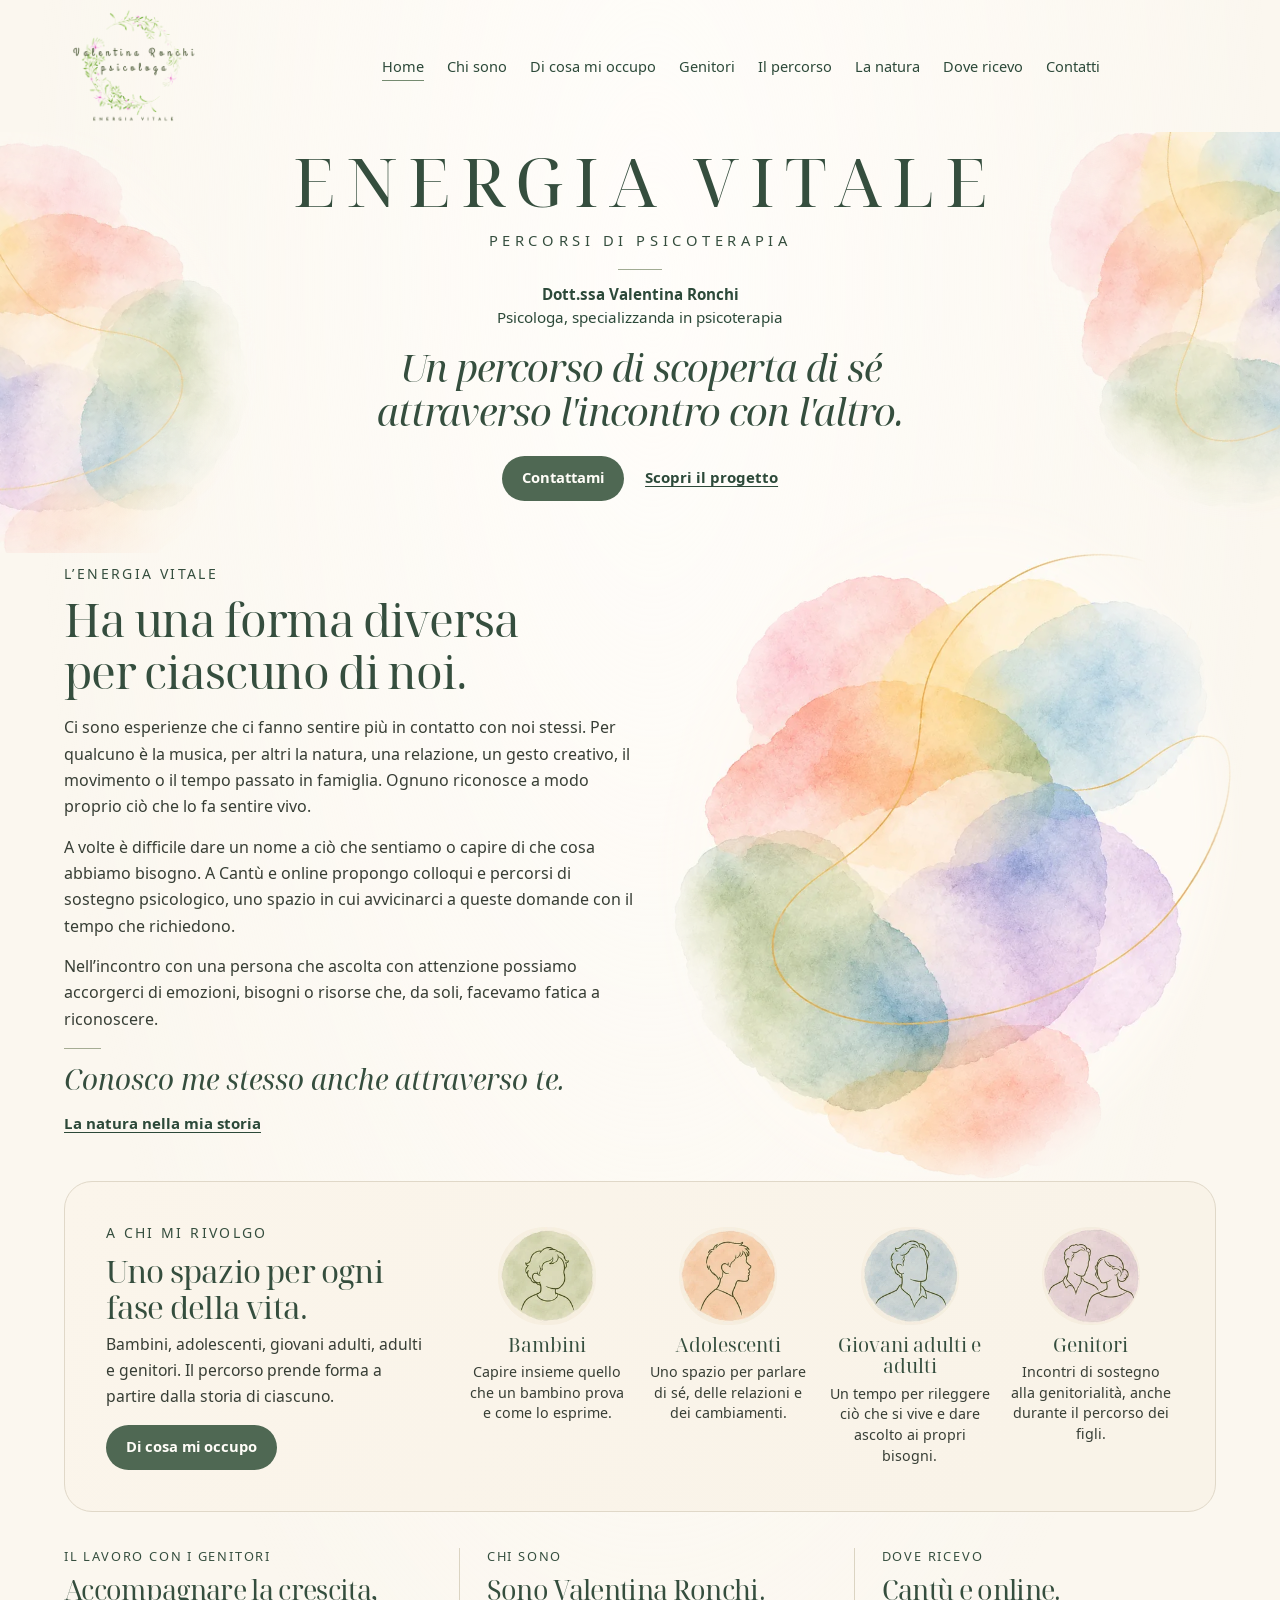
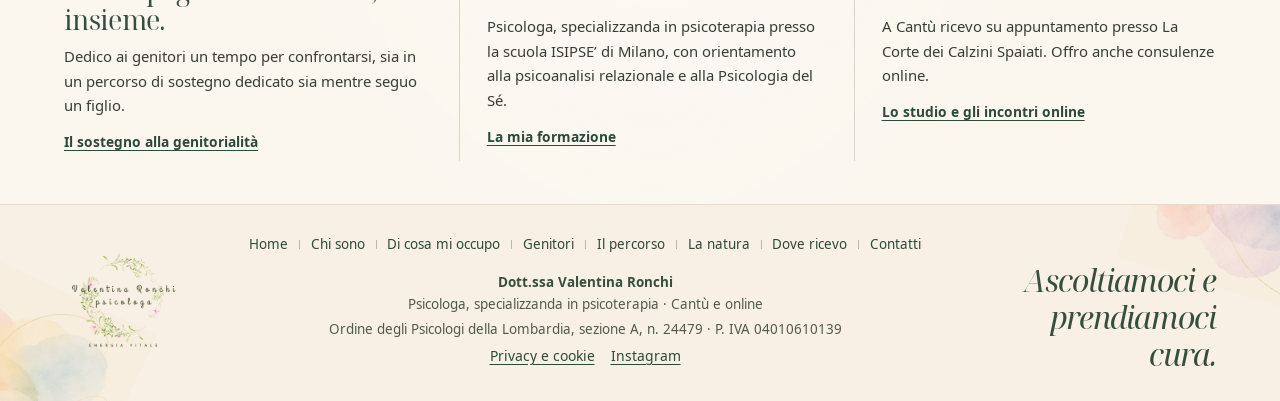
<file: index.html>
<!doctype html>
<html lang="it">
<head>
  <meta charset="utf-8">
  <meta name="viewport" content="width=device-width, initial-scale=1">
  <meta name="description" content="Energia Vitale è il progetto della Dott.ssa Valentina Ronchi, psicologa, specializzanda in psicoterapia. Percorsi psicologici a Cantù e online.">
  <meta name="theme-color" content="#fbf7ef">
  <meta name="referrer" content="no-referrer">
  
  <link rel="canonical" href="https://energiavitalevalentinaronchi.github.io/">
  <meta property="og:url" content="https://energiavitalevalentinaronchi.github.io/">
  <meta property="og:locale" content="it_IT">
  <meta property="og:title" content="Energia Vitale | Valentina Ronchi, psicologa a Cantù">
  <meta property="og:description" content="Energia Vitale è il progetto della Dott.ssa Valentina Ronchi, psicologa, specializzanda in psicoterapia. Percorsi psicologici a Cantù e online.">
  <meta property="og:type" content="website">
  <title>Energia Vitale | Valentina Ronchi, psicologa a Cantù</title>
  <link rel="icon" href="assets/icona.webp" type="image/webp">
  <link rel="stylesheet" href="assets/stile.css">
  <script src="assets/sito.js" defer></script>
</head>
<body class="theme-home">
  
<a class="skip-link" href="#contenuto">Vai al contenuto</a>
<header class="site-header">
  <div class="wrap header-inner">
    <a class="brand" href="index.html"><img src="assets/logo.webp" width="588" height="525" alt="Valentina Ronchi, psicologa – Energia Vitale"></a>
    <button type="button" class="menu-toggle" aria-expanded="false" aria-controls="menu-principale" hidden>
      <span class="menu-glyph" aria-hidden="true"><i></i><i></i></span><span>Menu</span>
    </button>
    <nav class="primary-nav" aria-label="Menu principale" id="menu-principale">
      <ul>
          <li><a href="index.html" aria-current="page">Home</a></li>
          <li><a href="chi-sono.html">Chi sono</a></li>
          <li><a href="di-cosa-mi-occupo.html">Di cosa mi occupo</a></li>
          <li><a href="genitori.html">Genitori</a></li>
          <li><a href="il-percorso.html">Il percorso</a></li>
          <li><a href="natura.html">La natura</a></li>
          <li><a href="dove-ricevo.html">Dove ricevo</a></li>
          <li><a href="contatti.html">Contatti</a></li>
      </ul>
    </nav>
  </div>
</header>
  <main id="contenuto" tabindex="-1">
    
<section class="home-hero" aria-labelledby="titolo-home">
  <div class="wrap hero-copy">
    <h1 id="titolo-home">Energia Vitale</h1>
    <p class="hero-label">Percorsi di psicoterapia</p>
    <div class="hero-identity">
      <p><strong>Dott.ssa Valentina Ronchi</strong></p>
      <p>Psicologa, specializzanda in psicoterapia</p>
    </div>
    <p class="hero-line">Un percorso di scoperta di sé<br class="hero-break"> attraverso l'incontro con l'altro.</p>
    <div class="hero-actions">
      <a class="button" href="contatti.html">Contattami</a>
      <a class="text-link" href="#energia-vitale">Scopri il progetto</a>
    </div>
  </div>
</section>

<section class="wrap philosophy" id="energia-vitale" aria-labelledby="titolo-filosofia">
  <div class="philosophy-copy">
    <p class="eyebrow">L’energia vitale</p>
    <h2 id="titolo-filosofia">Ha una forma diversa<br class="desktop-break"> per ciascuno di noi.</h2>
    <p>Ci sono esperienze che ci fanno sentire più in contatto con noi stessi. Per qualcuno è la musica, per altri la natura, una relazione, un gesto creativo, il movimento o il tempo passato in famiglia. Ognuno riconosce a modo proprio ciò che lo fa sentire vivo.</p>
    <p>A volte è difficile dare un nome a ciò che sentiamo o capire di che cosa abbiamo bisogno. A Cantù e online propongo colloqui e percorsi di sostegno psicologico, uno spazio in cui avvicinarci a queste domande con il tempo che richiedono.</p>
    <p>Nell’incontro con una persona che ascolta con attenzione possiamo accorgerci di emozioni, bisogni o risorse che, da soli, facevamo fatica a riconoscere.</p>
    <blockquote class="pullquote">Conosco me stesso anche attraverso te.</blockquote>
    <a class="text-link" href="natura.html">La natura nella mia storia</a>
  </div>
  <div class="philosophy-art" aria-hidden="true">
    <img src="assets/acquerello.webp" srcset="assets/acquerello-piccolo.webp 480w, assets/acquerello.webp 820w" sizes="(max-width: 760px) 88vw, 43vw" width="820" height="1025" alt="">
  </div>
</section>

<section class="wrap services-wrap" aria-labelledby="titolo-persone">
  <div class="services-panel">
    <div class="service-intro">
      <p class="eyebrow">A chi mi rivolgo</p>
      <h2 id="titolo-persone">Uno spazio per ogni fase della vita.</h2>
      <p>Bambini, adolescenti, giovani adulti, adulti e genitori. Il percorso prende forma a partire dalla storia di ciascuno.</p>
      <a class="button" href="di-cosa-mi-occupo.html">Di cosa mi occupo</a>
    </div>
    <ul class="audience-list">
      <li><a class="audience-link" href="di-cosa-mi-occupo.html#bambini">
        <span class="spot spot--salvia"><img src="assets/bambini.webp" width="160" height="160" alt="" loading="lazy"></span>
        <h3>Bambini</h3><p>Capire insieme quello che un bambino prova e come lo esprime.</p>
      </a></li>
      <li><a class="audience-link" href="di-cosa-mi-occupo.html#adolescenti">
        <span class="spot spot--pesca"><img src="assets/adolescenti.webp" width="160" height="160" alt="" loading="lazy"></span>
        <h3>Adolescenti</h3><p>Uno spazio per parlare di sé, delle relazioni e dei cambiamenti.</p>
      </a></li>
      <li><a class="audience-link" href="di-cosa-mi-occupo.html#giovani-adulti">
        <span class="spot spot--azzurro"><img src="assets/giovani-adulti.webp" width="160" height="160" alt="" loading="lazy"></span>
        <h3>Giovani adulti e adulti</h3><p>Un tempo per rileggere ciò che si vive e dare ascolto ai propri bisogni.</p>
      </a></li>
      <li><a class="audience-link" href="genitori.html">
        <span class="spot spot--lilla"><img src="assets/genitori.webp" width="160" height="160" alt="" loading="lazy"></span>
        <h3>Genitori</h3><p>Incontri di sostegno alla genitorialità, anche durante il percorso dei figli.</p>
      </a></li>
    </ul>
  </div>
</section>

<section class="wrap home-details" aria-label="La professionista e lo studio">
  <article class="home-detail">
    <p class="eyebrow">Il lavoro con i genitori</p>
    <h2>Accompagnare la crescita, insieme.</h2>
    <p>Dedico ai genitori un tempo per confrontarsi, sia in un percorso di sostegno dedicato sia mentre seguo un figlio.</p>
    <a class="text-link" href="genitori.html">Il sostegno alla genitorialità</a>
  </article>
  <article class="home-detail">
    <p class="eyebrow">Chi sono</p>
    <h2>Sono Valentina Ronchi.</h2>
    <p>Psicologa, specializzanda in psicoterapia presso la scuola ISIPSE’ di Milano, con orientamento alla psicoanalisi relazionale e alla Psicologia del Sé.</p>
    <a class="text-link" href="chi-sono.html">La mia formazione</a>
  </article>
  <article class="home-detail">
    <p class="eyebrow">Dove ricevo</p>
    <h2>Cantù e online.</h2>
    <p>A Cantù ricevo su appuntamento presso La Corte dei Calzini Spaiati. Offro anche consulenze online.</p>
    <a class="text-link" href="dove-ricevo.html">Lo studio e gli incontri online</a>
  </article>
</section>

  </main>
  
<footer class="site-footer">
  <div class="wrap footer-inner">
    <a class="brand footer-brand" href="index.html"><img src="assets/logo.webp" width="588" height="525" alt="Valentina Ronchi, psicologa – Energia Vitale"></a>
    <div class="footer-center">
      <nav aria-label="Menu a piè di pagina"><ul>
          <li><a href="index.html" aria-current="page">Home</a></li>
          <li><a href="chi-sono.html">Chi sono</a></li>
          <li><a href="di-cosa-mi-occupo.html">Di cosa mi occupo</a></li>
          <li><a href="genitori.html">Genitori</a></li>
          <li><a href="il-percorso.html">Il percorso</a></li>
          <li><a href="natura.html">La natura</a></li>
          <li><a href="dove-ricevo.html">Dove ricevo</a></li>
          <li><a href="contatti.html">Contatti</a></li>
      </ul></nav>
      <div class="footer-identity">
        <p><strong>Dott.ssa Valentina Ronchi</strong><br>Psicologa, specializzanda in psicoterapia <span class="footer-location">· Cantù e online</span></p>
        <p class="footer-details">Ordine degli Psicologi della Lombardia, sezione A, n. 24479 · P. IVA 04010610139</p>
        <p class="footer-links">
          <a class="privacy-link" href="privacy.html">Privacy e cookie</a>
          <a href="https://www.instagram.com/valentinaronchi.psicologa/" target="_blank" rel="noopener noreferrer" aria-label="Instagram (nuova scheda)">Instagram</a>
        </p>
      </div>
    </div>
    <p class="footer-quote">Ascoltiamoci e prendiamoci cura.</p>
  </div>
</footer>
</body>
</html>
</file>
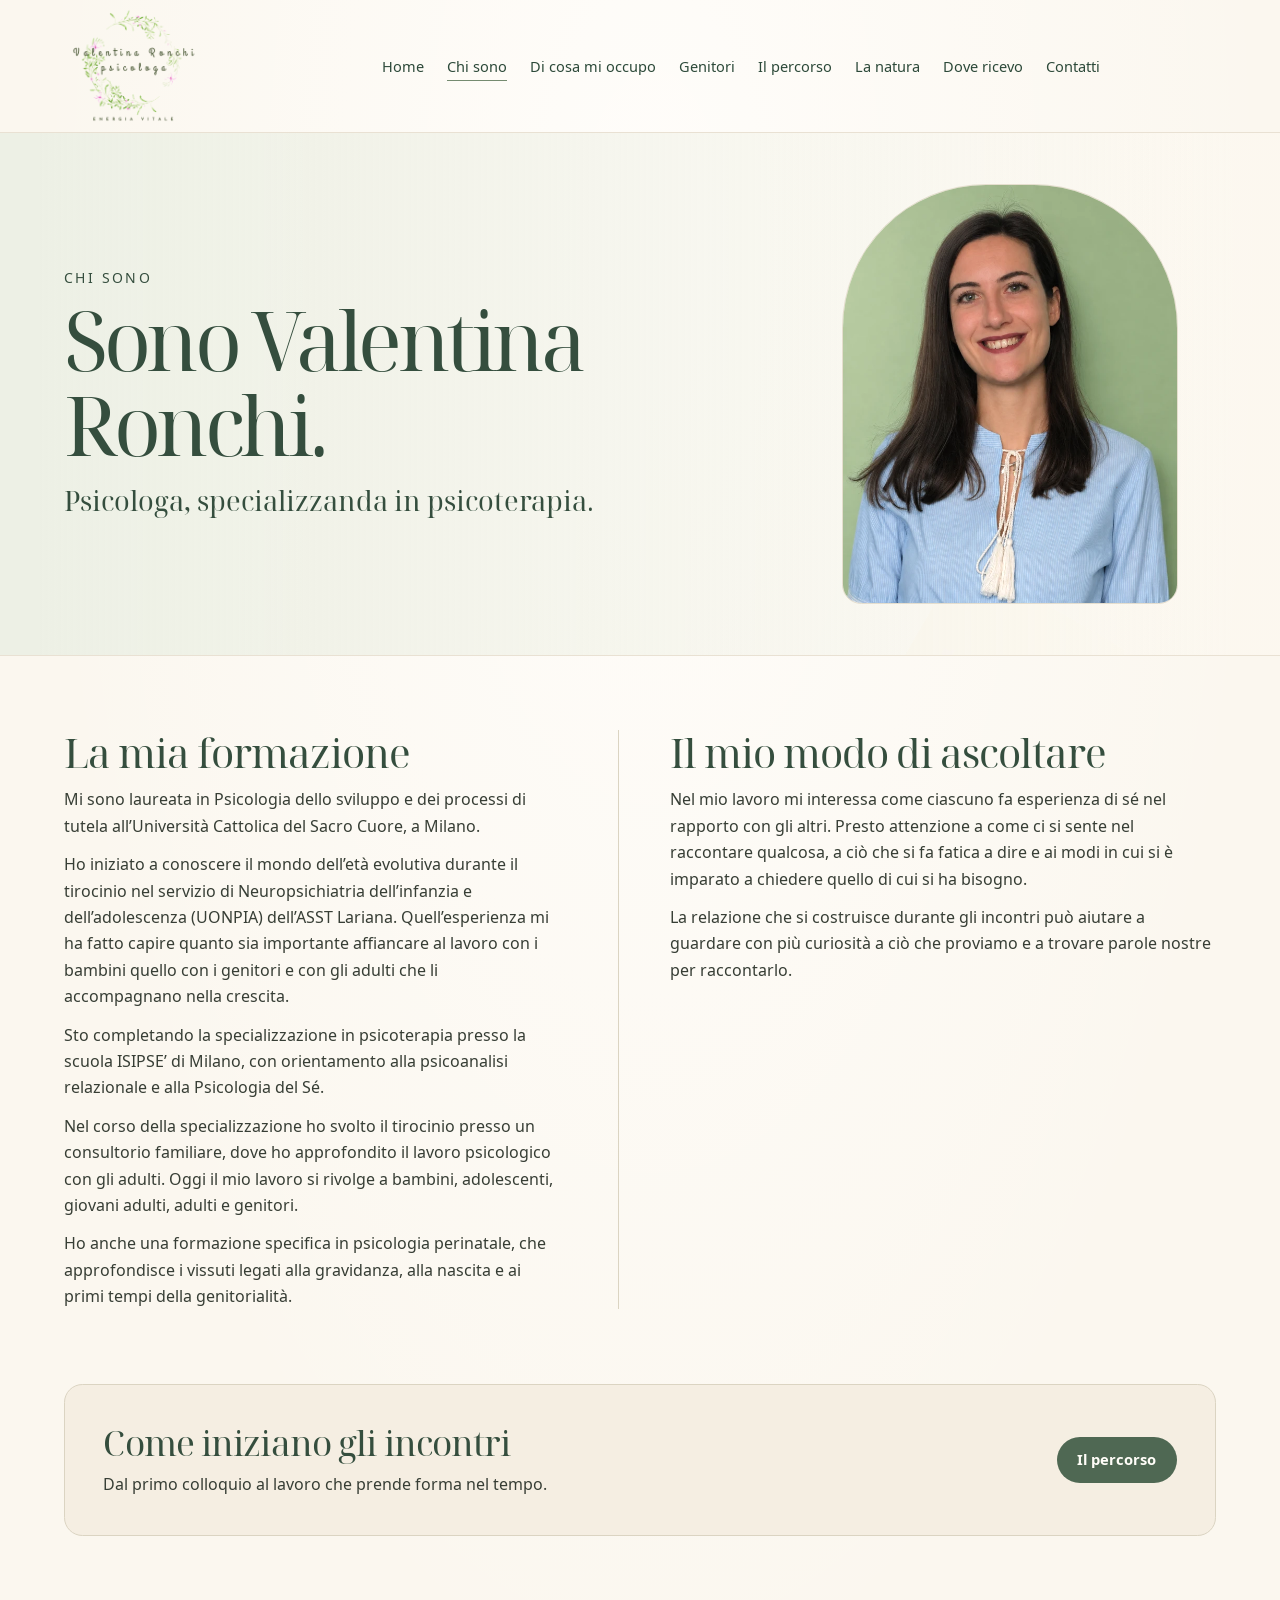
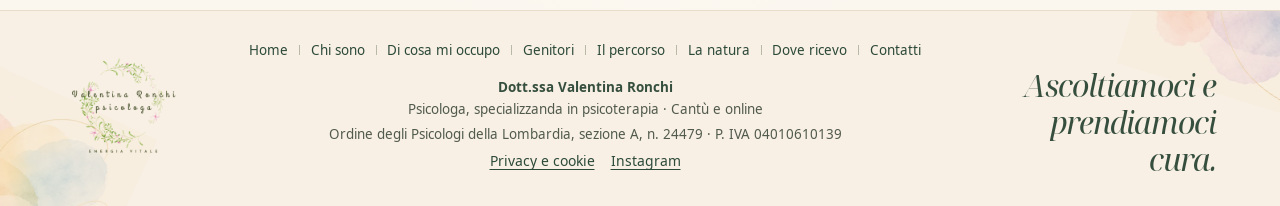
<file: chi-sono.html>
<!doctype html>
<html lang="it">
<head>
  <meta charset="utf-8">
  <meta name="viewport" content="width=device-width, initial-scale=1">
  <meta name="description" content="Valentina Ronchi, psicologa a Cantù, specializzanda in psicoterapia presso ISIPSE’ e con formazione specifica in psicologia perinatale.">
  <meta name="theme-color" content="#fbf7ef">
  <meta name="referrer" content="no-referrer">
  
  <link rel="canonical" href="https://energiavitalevalentinaronchi.github.io/chi-sono.html">
  <meta property="og:url" content="https://energiavitalevalentinaronchi.github.io/chi-sono.html">
  <meta property="og:locale" content="it_IT">
  <meta property="og:title" content="Chi sono | Energia Vitale">
  <meta property="og:description" content="Valentina Ronchi, psicologa a Cantù, specializzanda in psicoterapia presso ISIPSE’ e con formazione specifica in psicologia perinatale.">
  <meta property="og:type" content="website">
  <title>Chi sono | Energia Vitale</title>
  <link rel="icon" href="assets/icona.webp" type="image/webp">
  <link rel="stylesheet" href="assets/stile.css">
  <script src="assets/sito.js" defer></script>
</head>
<body class="theme-sage">
  
<a class="skip-link" href="#contenuto">Vai al contenuto</a>
<header class="site-header">
  <div class="wrap header-inner">
    <a class="brand" href="index.html"><img src="assets/logo.webp" width="588" height="525" alt="Valentina Ronchi, psicologa – Energia Vitale"></a>
    <button type="button" class="menu-toggle" aria-expanded="false" aria-controls="menu-principale" hidden>
      <span class="menu-glyph" aria-hidden="true"><i></i><i></i></span><span>Menu</span>
    </button>
    <nav class="primary-nav" aria-label="Menu principale" id="menu-principale">
      <ul>
          <li><a href="index.html">Home</a></li>
          <li><a href="chi-sono.html" aria-current="page">Chi sono</a></li>
          <li><a href="di-cosa-mi-occupo.html">Di cosa mi occupo</a></li>
          <li><a href="genitori.html">Genitori</a></li>
          <li><a href="il-percorso.html">Il percorso</a></li>
          <li><a href="natura.html">La natura</a></li>
          <li><a href="dove-ricevo.html">Dove ricevo</a></li>
          <li><a href="contatti.html">Contatti</a></li>
      </ul>
    </nav>
  </div>
</header>
  <main id="contenuto" tabindex="-1">
    
<section class="inner-hero about-hero" aria-labelledby="titolo-pagina">
  <div class="wrap about-intro">
    <div class="inner-hero-content">
      <p class="eyebrow">Chi sono</p>
      <h1 id="titolo-pagina">Sono Valentina Ronchi.</h1>
      <p class="inner-intro">Psicologa, specializzanda in psicoterapia.</p>
    </div>
    <img class="portrait" src="assets/valentina-ronchi.webp" width="640" height="800" alt="Ritratto di Valentina Ronchi">
  </div>
</section>
<section class="wrap content-block about-details" aria-label="Formazione e approccio">
  <article>
    <h2>La mia formazione</h2>
    <p>Mi sono laureata in Psicologia dello sviluppo e dei processi di tutela all’Università Cattolica del Sacro Cuore, a Milano.</p>
    <p>Ho iniziato a conoscere il mondo dell’età evolutiva durante il tirocinio nel servizio di Neuropsichiatria dell’infanzia e dell’adolescenza (UONPIA) dell’ASST Lariana. Quell’esperienza mi ha fatto capire quanto sia importante affiancare al lavoro con i bambini quello con i genitori e con gli adulti che li accompagnano nella crescita.</p>
    <p>Sto completando la specializzazione in psicoterapia presso la scuola ISIPSE’ di Milano, con orientamento alla psicoanalisi relazionale e alla Psicologia del Sé.</p>
    <p>Nel corso della specializzazione ho svolto il tirocinio presso un consultorio familiare, dove ho approfondito il lavoro psicologico con gli adulti. Oggi il mio lavoro si rivolge a bambini, adolescenti, giovani adulti, adulti e genitori.</p>
    <p>Ho anche una formazione specifica in psicologia perinatale, che approfondisce i vissuti legati alla gravidanza, alla nascita e ai primi tempi della genitorialità.</p>
  </article>
  <article>
    <h2>Il mio modo di ascoltare</h2>
    <p>Nel mio lavoro mi interessa come ciascuno fa esperienza di sé nel rapporto con gli altri. Presto attenzione a come ci si sente nel raccontare qualcosa, a ciò che si fa fatica a dire e ai modi in cui si è imparato a chiedere quello di cui si ha bisogno.</p>
    <p>La relazione che si costruisce durante gli incontri può aiutare a guardare con più curiosità a ciò che proviamo e a trovare parole nostre per raccontarlo.</p>
  </article>
</section>

<section class="wrap action-wrap">
  <div class="action-band">
    <div><h2>Come iniziano gli incontri</h2><p>Dal primo colloquio al lavoro che prende forma nel tempo.</p></div>
    <a class="button" href="il-percorso.html">Il percorso</a>
  </div>
</section>
  </main>
  
<footer class="site-footer">
  <div class="wrap footer-inner">
    <a class="brand footer-brand" href="index.html"><img src="assets/logo.webp" width="588" height="525" alt="Valentina Ronchi, psicologa – Energia Vitale"></a>
    <div class="footer-center">
      <nav aria-label="Menu a piè di pagina"><ul>
          <li><a href="index.html">Home</a></li>
          <li><a href="chi-sono.html" aria-current="page">Chi sono</a></li>
          <li><a href="di-cosa-mi-occupo.html">Di cosa mi occupo</a></li>
          <li><a href="genitori.html">Genitori</a></li>
          <li><a href="il-percorso.html">Il percorso</a></li>
          <li><a href="natura.html">La natura</a></li>
          <li><a href="dove-ricevo.html">Dove ricevo</a></li>
          <li><a href="contatti.html">Contatti</a></li>
      </ul></nav>
      <div class="footer-identity">
        <p><strong>Dott.ssa Valentina Ronchi</strong><br>Psicologa, specializzanda in psicoterapia <span class="footer-location">· Cantù e online</span></p>
        <p class="footer-details">Ordine degli Psicologi della Lombardia, sezione A, n. 24479 · P. IVA 04010610139</p>
        <p class="footer-links">
          <a class="privacy-link" href="privacy.html">Privacy e cookie</a>
          <a href="https://www.instagram.com/valentinaronchi.psicologa/" target="_blank" rel="noopener noreferrer" aria-label="Instagram (nuova scheda)">Instagram</a>
        </p>
      </div>
    </div>
    <p class="footer-quote">Ascoltiamoci e prendiamoci cura.</p>
  </div>
</footer>
</body>
</html>
</file>
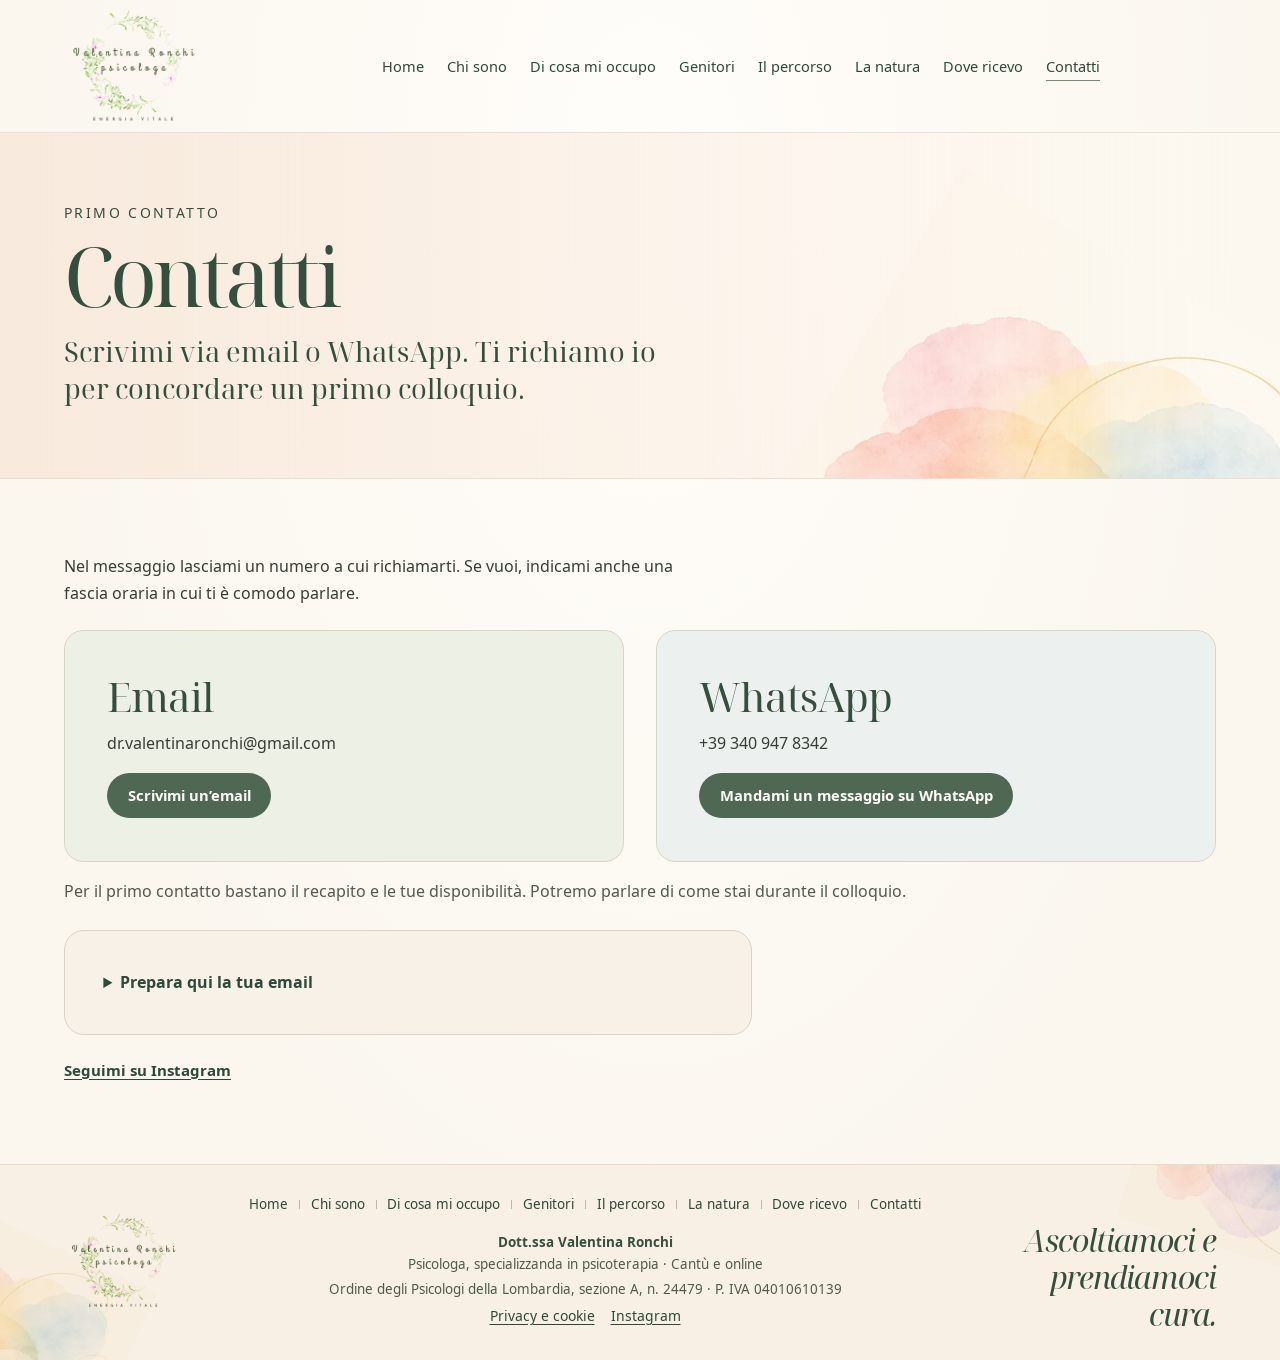
<file: contatti.html>
<!doctype html>
<html lang="it">
<head>
  <meta charset="utf-8">
  <meta name="viewport" content="width=device-width, initial-scale=1">
  <meta name="description" content="Scrivi via email o WhatsApp alla Dott.ssa Valentina Ronchi per ricevere una richiamata e concordare un primo colloquio a Cantù o online.">
  <meta name="theme-color" content="#fbf7ef">
  <meta name="referrer" content="no-referrer">
  
  <link rel="canonical" href="https://energiavitalevalentinaronchi.github.io/contatti.html">
  <meta property="og:url" content="https://energiavitalevalentinaronchi.github.io/contatti.html">
  <meta property="og:locale" content="it_IT">
  <meta property="og:title" content="Contatti | Energia Vitale">
  <meta property="og:description" content="Scrivi via email o WhatsApp alla Dott.ssa Valentina Ronchi per ricevere una richiamata e concordare un primo colloquio a Cantù o online.">
  <meta property="og:type" content="website">
  <title>Contatti | Energia Vitale</title>
  <link rel="icon" href="assets/icona.webp" type="image/webp">
  <link rel="stylesheet" href="assets/stile.css">
  <script src="assets/sito.js" defer></script>
</head>
<body class="theme-peach">
  
<a class="skip-link" href="#contenuto">Vai al contenuto</a>
<header class="site-header">
  <div class="wrap header-inner">
    <a class="brand" href="index.html"><img src="assets/logo.webp" width="588" height="525" alt="Valentina Ronchi, psicologa – Energia Vitale"></a>
    <button type="button" class="menu-toggle" aria-expanded="false" aria-controls="menu-principale" hidden>
      <span class="menu-glyph" aria-hidden="true"><i></i><i></i></span><span>Menu</span>
    </button>
    <nav class="primary-nav" aria-label="Menu principale" id="menu-principale">
      <ul>
          <li><a href="index.html">Home</a></li>
          <li><a href="chi-sono.html">Chi sono</a></li>
          <li><a href="di-cosa-mi-occupo.html">Di cosa mi occupo</a></li>
          <li><a href="genitori.html">Genitori</a></li>
          <li><a href="il-percorso.html">Il percorso</a></li>
          <li><a href="natura.html">La natura</a></li>
          <li><a href="dove-ricevo.html">Dove ricevo</a></li>
          <li><a href="contatti.html" aria-current="page">Contatti</a></li>
      </ul>
    </nav>
  </div>
</header>
  <main id="contenuto" tabindex="-1">
    
<section class="inner-hero" aria-labelledby="titolo-pagina">
  <div class="wrap inner-hero-content">
    <p class="eyebrow">Primo contatto</p>
    <h1 id="titolo-pagina">Contatti</h1>
    <p class="inner-intro">Scrivimi via email o WhatsApp. Ti richiamo io per concordare un primo colloquio.</p>
  </div>
</section>
<section class="wrap content-block" aria-label="Recapiti e Instagram">
  <p class="contact-instructions">Nel messaggio lasciami un numero a cui richiamarti. Se vuoi, indicami anche una fascia oraria in cui ti è comodo parlare.</p>
  <div class="info-grid">
    <article class="info-card info-card--sage contact-channel">
      <h2>Email</h2>
      <p>dr.valentinaronchi@gmail.com</p>
      <a class="button" href="mailto:dr.valentinaronchi@gmail.com?subject=Richiesta%20di%20richiamata%20-%20Energia%20Vitale">Scrivimi un’email</a>
    </article>
    <article class="info-card info-card--blue contact-channel">
      <h2>WhatsApp</h2>
      <p>+39 340 947 8342</p>
      <a class="button" href="https://wa.me/393409478342">Mandami un messaggio su WhatsApp</a>
    </article>
  </div>
  <p class="contact-channel-note">Per il primo contatto bastano il recapito e le tue disponibilità. Potremo parlare di come stai durante il colloquio.</p>
  <details class="contact-panel contact-composer" id="bozza-email" hidden>
    <summary>Prepara qui la tua email</summary>
    <form id="modulo-contatti" data-mailto="mailto:dr.valentinaronchi@gmail.com?subject=Richiesta%20di%20richiamata%20-%20Energia%20Vitale" aria-label="Bozza email per una richiamata">
      <p>I dati servono a comporre la bozza. L’invio avviene nella tua app di posta, quando lo confermi.</p>
      <div class="form-fields">
        <div>
          <label for="nome">Nome</label>
          <input id="nome" type="text" maxlength="100" autocomplete="name" required>
        </div>
        <div>
          <label for="email">Email</label>
          <input id="email" type="email" maxlength="254" autocomplete="email" required>
        </div>
        <div>
          <label for="recapito">Numero a cui richiamarti</label>
          <input id="recapito" type="tel" maxlength="35" autocomplete="tel" required>
        </div>
        <div>
          <label for="messaggio">Messaggio (facoltativo)</label>
          <p id="nota-messaggio" class="form-note">Puoi indicare gli orari in cui ti è più comodo ricevere la chiamata.</p>
          <textarea id="messaggio" rows="3" maxlength="800" aria-describedby="nota-messaggio"></textarea>
        </div>
      </div>
      <div class="consent-row">
        <input type="checkbox" id="consenso" aria-describedby="link-privacy" required>
        <div>
          <label for="consenso">Ho letto l’informativa e acconsento a includere i dati inseriti nella bozza email.</label>
          <a class="privacy-link" id="link-privacy" href="privacy.html" target="_blank" rel="noopener">Informativa privacy (nuova scheda)</a>
        </div>
      </div>
      <div class="contact-actions">
        <button class="button" type="submit">Prepara la bozza</button>
      </div>
      <p id="stato-modulo" class="form-status" role="status"></p>
      <div id="bozza-pronta" class="draft-panel" hidden>
        <p id="bozza-estesa" hidden>Per un messaggio lungo, copia il testo e incollalo nell’email.</p>
        <div class="contact-actions">
          <a class="button" id="apri-email" href="mailto:dr.valentinaronchi@gmail.com?subject=Richiesta%20di%20richiamata%20-%20Energia%20Vitale">Apri l’app email</a>
          <button class="button button--outline" type="button" id="copia-messaggio">Copia il testo</button>
        </div>
        <div id="bozza-fallback" hidden>
          <label for="testo-bozza">Testo da copiare</label>
          <textarea id="testo-bozza" rows="5" readonly></textarea>
        </div>
      </div>
    </form>
  </details>
  <p class="contact-profile"><a class="text-link" href="https://www.instagram.com/valentinaronchi.psicologa/" target="_blank" rel="noopener noreferrer" aria-label="Seguimi su Instagram (nuova scheda)">Seguimi su Instagram</a></p>
</section>
  </main>
  
<footer class="site-footer">
  <div class="wrap footer-inner">
    <a class="brand footer-brand" href="index.html"><img src="assets/logo.webp" width="588" height="525" alt="Valentina Ronchi, psicologa – Energia Vitale"></a>
    <div class="footer-center">
      <nav aria-label="Menu a piè di pagina"><ul>
          <li><a href="index.html">Home</a></li>
          <li><a href="chi-sono.html">Chi sono</a></li>
          <li><a href="di-cosa-mi-occupo.html">Di cosa mi occupo</a></li>
          <li><a href="genitori.html">Genitori</a></li>
          <li><a href="il-percorso.html">Il percorso</a></li>
          <li><a href="natura.html">La natura</a></li>
          <li><a href="dove-ricevo.html">Dove ricevo</a></li>
          <li><a href="contatti.html" aria-current="page">Contatti</a></li>
      </ul></nav>
      <div class="footer-identity">
        <p><strong>Dott.ssa Valentina Ronchi</strong><br>Psicologa, specializzanda in psicoterapia <span class="footer-location">· Cantù e online</span></p>
        <p class="footer-details">Ordine degli Psicologi della Lombardia, sezione A, n. 24479 · P. IVA 04010610139</p>
        <p class="footer-links">
          <a class="privacy-link" href="privacy.html">Privacy e cookie</a>
          <a href="https://www.instagram.com/valentinaronchi.psicologa/" target="_blank" rel="noopener noreferrer" aria-label="Instagram (nuova scheda)">Instagram</a>
        </p>
      </div>
    </div>
    <p class="footer-quote">Ascoltiamoci e prendiamoci cura.</p>
  </div>
</footer>
</body>
</html>
</file>
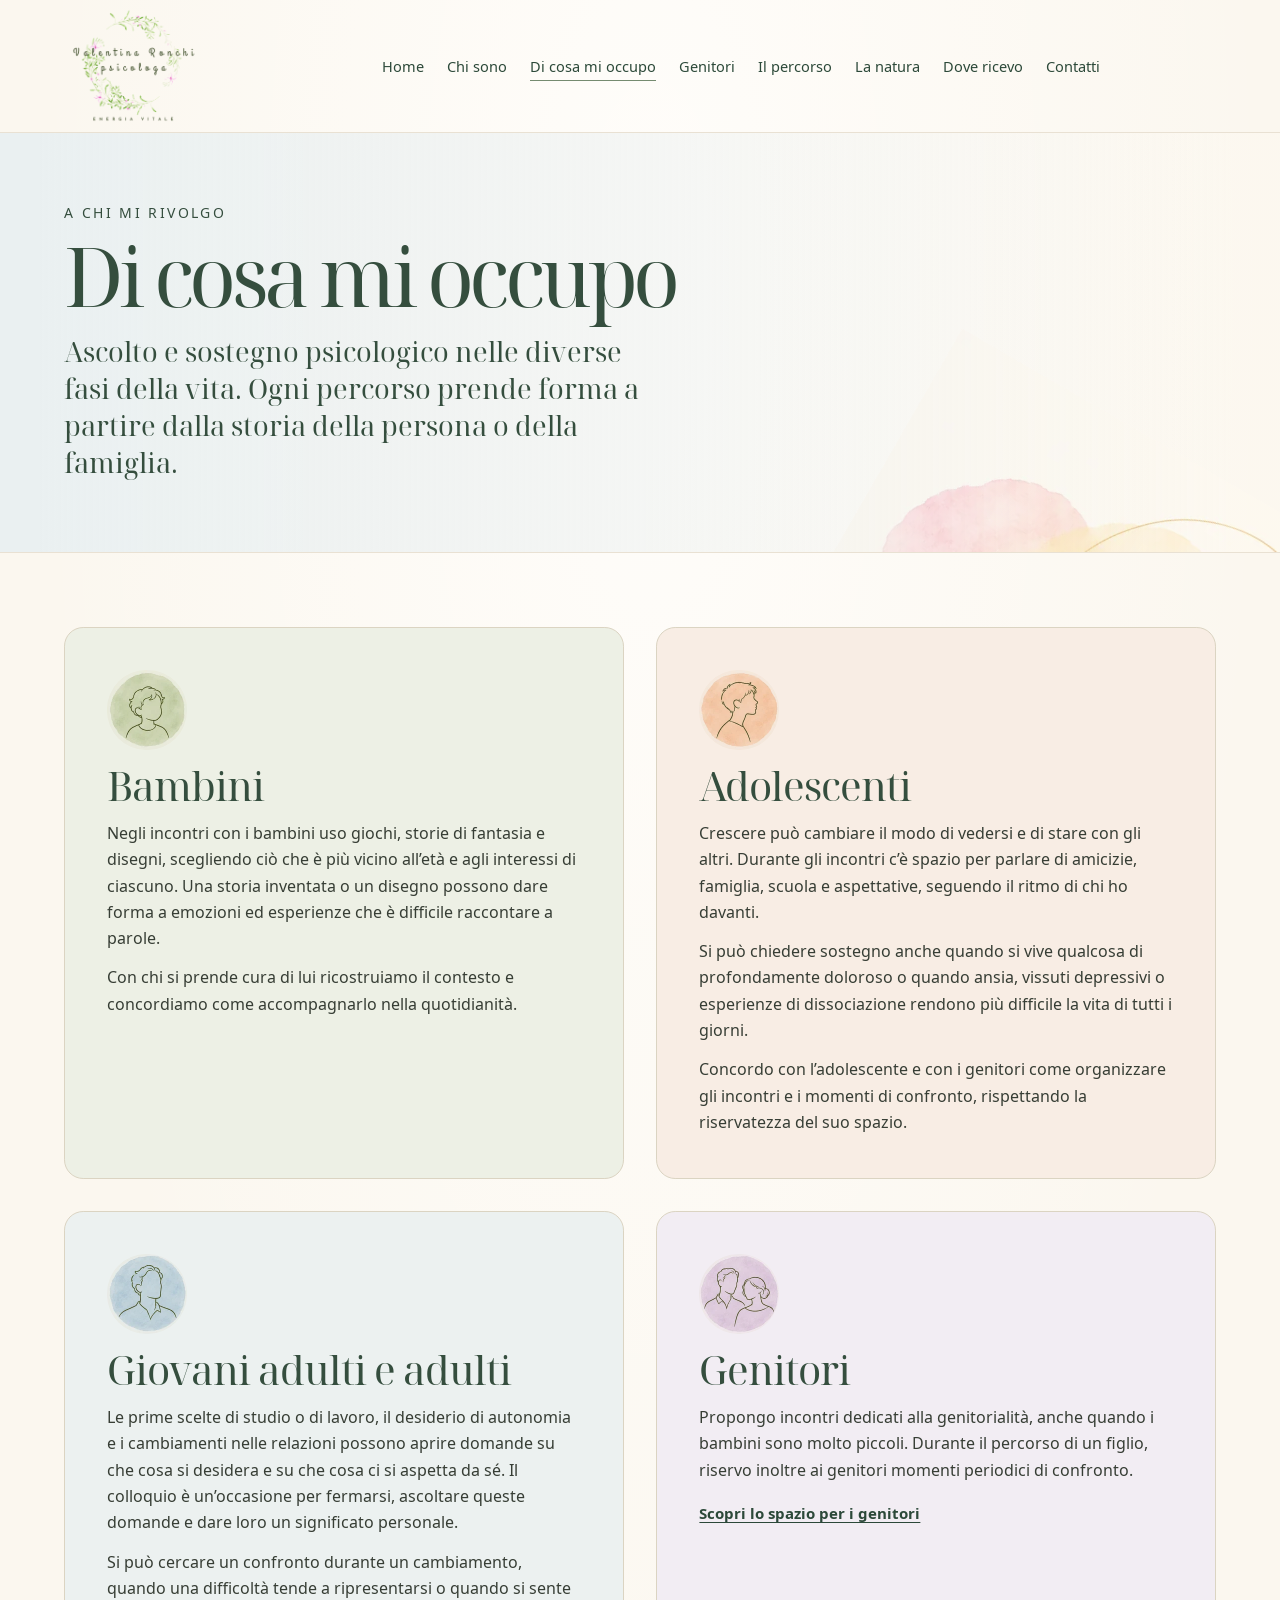
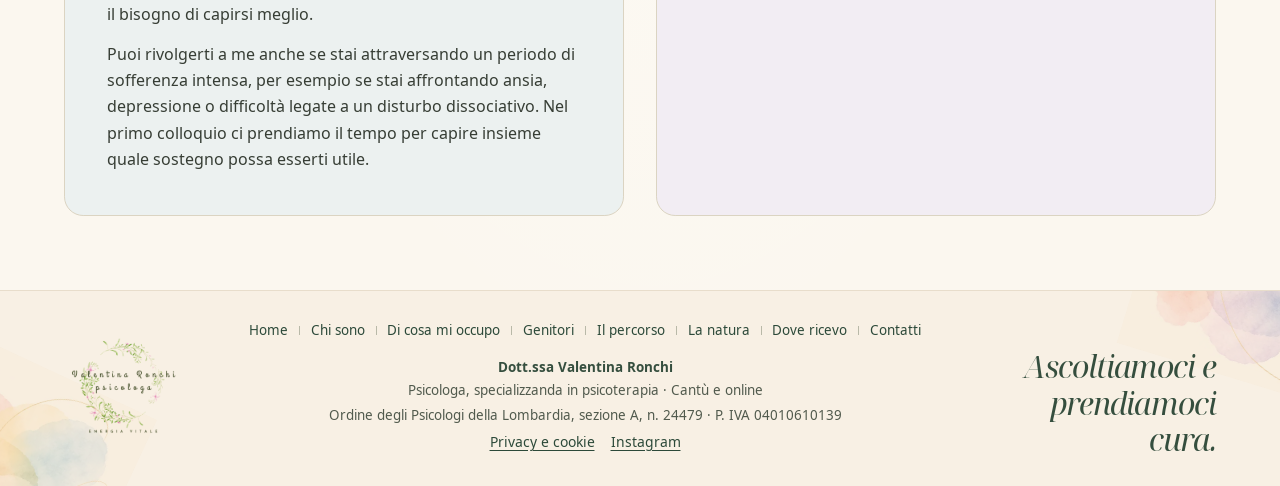
<file: di-cosa-mi-occupo.html>
<!doctype html>
<html lang="it">
<head>
  <meta charset="utf-8">
  <meta name="viewport" content="width=device-width, initial-scale=1">
  <meta name="description" content="Sostegno psicologico per bambini, adolescenti, giovani adulti e adulti con la Dott.ssa Valentina Ronchi.">
  <meta name="theme-color" content="#fbf7ef">
  <meta name="referrer" content="no-referrer">
  
  <link rel="canonical" href="https://energiavitalevalentinaronchi.github.io/di-cosa-mi-occupo.html">
  <meta property="og:url" content="https://energiavitalevalentinaronchi.github.io/di-cosa-mi-occupo.html">
  <meta property="og:locale" content="it_IT">
  <meta property="og:title" content="Di cosa mi occupo | Energia Vitale">
  <meta property="og:description" content="Sostegno psicologico per bambini, adolescenti, giovani adulti e adulti con la Dott.ssa Valentina Ronchi.">
  <meta property="og:type" content="website">
  <title>Di cosa mi occupo | Energia Vitale</title>
  <link rel="icon" href="assets/icona.webp" type="image/webp">
  <link rel="stylesheet" href="assets/stile.css">
  <script src="assets/sito.js" defer></script>
</head>
<body class="theme-blue">
  
<a class="skip-link" href="#contenuto">Vai al contenuto</a>
<header class="site-header">
  <div class="wrap header-inner">
    <a class="brand" href="index.html"><img src="assets/logo.webp" width="588" height="525" alt="Valentina Ronchi, psicologa – Energia Vitale"></a>
    <button type="button" class="menu-toggle" aria-expanded="false" aria-controls="menu-principale" hidden>
      <span class="menu-glyph" aria-hidden="true"><i></i><i></i></span><span>Menu</span>
    </button>
    <nav class="primary-nav" aria-label="Menu principale" id="menu-principale">
      <ul>
          <li><a href="index.html">Home</a></li>
          <li><a href="chi-sono.html">Chi sono</a></li>
          <li><a href="di-cosa-mi-occupo.html" aria-current="page">Di cosa mi occupo</a></li>
          <li><a href="genitori.html">Genitori</a></li>
          <li><a href="il-percorso.html">Il percorso</a></li>
          <li><a href="natura.html">La natura</a></li>
          <li><a href="dove-ricevo.html">Dove ricevo</a></li>
          <li><a href="contatti.html">Contatti</a></li>
      </ul>
    </nav>
  </div>
</header>
  <main id="contenuto" tabindex="-1">
    
<section class="inner-hero" aria-labelledby="titolo-pagina">
  <div class="wrap inner-hero-content">
    <p class="eyebrow">A chi mi rivolgo</p>
    <h1 id="titolo-pagina">Di cosa mi occupo</h1>
    <p class="inner-intro">Ascolto e sostegno psicologico nelle diverse fasi della vita. Ogni percorso prende forma a partire dalla storia della persona o della famiglia.</p>
  </div>
</section>
<section class="wrap content-block" aria-label="Le persone a cui mi rivolgo">
  <div class="info-grid">
    <article class="info-card info-card--sage" id="bambini">
      <img class="card-spot" src="assets/bambini.webp" width="160" height="160" alt="">
      <h2>Bambini</h2>
      <p>Negli incontri con i bambini uso giochi, storie di fantasia e disegni, scegliendo ciò che è più vicino all’età e agli interessi di ciascuno. Una storia inventata o un disegno possono dare forma a emozioni ed esperienze che è difficile raccontare a parole.</p>
      <p>Con chi si prende cura di lui ricostruiamo il contesto e concordiamo come accompagnarlo nella quotidianità.</p>
    </article>
    <article class="info-card info-card--peach" id="adolescenti">
      <img class="card-spot" src="assets/adolescenti.webp" width="160" height="160" alt="">
      <h2>Adolescenti</h2>
      <p>Crescere può cambiare il modo di vedersi e di stare con gli altri. Durante gli incontri c’è spazio per parlare di amicizie, famiglia, scuola e aspettative, seguendo il ritmo di chi ho davanti.</p>
      <p>Si può chiedere sostegno anche quando si vive qualcosa di profondamente doloroso o quando ansia, vissuti depressivi o esperienze di dissociazione rendono più difficile la vita di tutti i giorni.</p>
      <p>Concordo con l’adolescente e con i genitori come organizzare gli incontri e i momenti di confronto, rispettando la riservatezza del suo spazio.</p>
    </article>
    <article class="info-card info-card--blue" id="giovani-adulti">
      <img class="card-spot" src="assets/giovani-adulti.webp" width="160" height="160" alt="">
      <h2>Giovani adulti e adulti</h2>
      <p>Le prime scelte di studio o di lavoro, il desiderio di autonomia e i cambiamenti nelle relazioni possono aprire domande su che cosa si desidera e su che cosa ci si aspetta da sé. Il colloquio è un’occasione per fermarsi, ascoltare queste domande e dare loro un significato personale.</p>
      <p>Si può cercare un confronto durante un cambiamento, quando una difficoltà tende a ripresentarsi o quando si sente il bisogno di capirsi meglio.</p>
      <p>Puoi rivolgerti a me anche se stai attraversando un periodo di sofferenza intensa, per esempio se stai affrontando ansia, depressione o difficoltà legate a un disturbo dissociativo. Nel primo colloquio ci prendiamo il tempo per capire insieme quale sostegno possa esserti utile.</p>
    </article>
    <article class="info-card info-card--lilac" id="genitori">
      <img class="card-spot" src="assets/genitori.webp" width="160" height="160" alt="">
      <h2>Genitori</h2>
      <p>Propongo incontri dedicati alla genitorialità, anche quando i bambini sono molto piccoli. Durante il percorso di un figlio, riservo inoltre ai genitori momenti periodici di confronto.</p>
      <a class="text-link" href="genitori.html">Scopri lo spazio per i genitori</a>
    </article>
  </div>
</section>
  </main>
  
<footer class="site-footer">
  <div class="wrap footer-inner">
    <a class="brand footer-brand" href="index.html"><img src="assets/logo.webp" width="588" height="525" alt="Valentina Ronchi, psicologa – Energia Vitale"></a>
    <div class="footer-center">
      <nav aria-label="Menu a piè di pagina"><ul>
          <li><a href="index.html">Home</a></li>
          <li><a href="chi-sono.html">Chi sono</a></li>
          <li><a href="di-cosa-mi-occupo.html" aria-current="page">Di cosa mi occupo</a></li>
          <li><a href="genitori.html">Genitori</a></li>
          <li><a href="il-percorso.html">Il percorso</a></li>
          <li><a href="natura.html">La natura</a></li>
          <li><a href="dove-ricevo.html">Dove ricevo</a></li>
          <li><a href="contatti.html">Contatti</a></li>
      </ul></nav>
      <div class="footer-identity">
        <p><strong>Dott.ssa Valentina Ronchi</strong><br>Psicologa, specializzanda in psicoterapia <span class="footer-location">· Cantù e online</span></p>
        <p class="footer-details">Ordine degli Psicologi della Lombardia, sezione A, n. 24479 · P. IVA 04010610139</p>
        <p class="footer-links">
          <a class="privacy-link" href="privacy.html">Privacy e cookie</a>
          <a href="https://www.instagram.com/valentinaronchi.psicologa/" target="_blank" rel="noopener noreferrer" aria-label="Instagram (nuova scheda)">Instagram</a>
        </p>
      </div>
    </div>
    <p class="footer-quote">Ascoltiamoci e prendiamoci cura.</p>
  </div>
</footer>
</body>
</html>
</file>
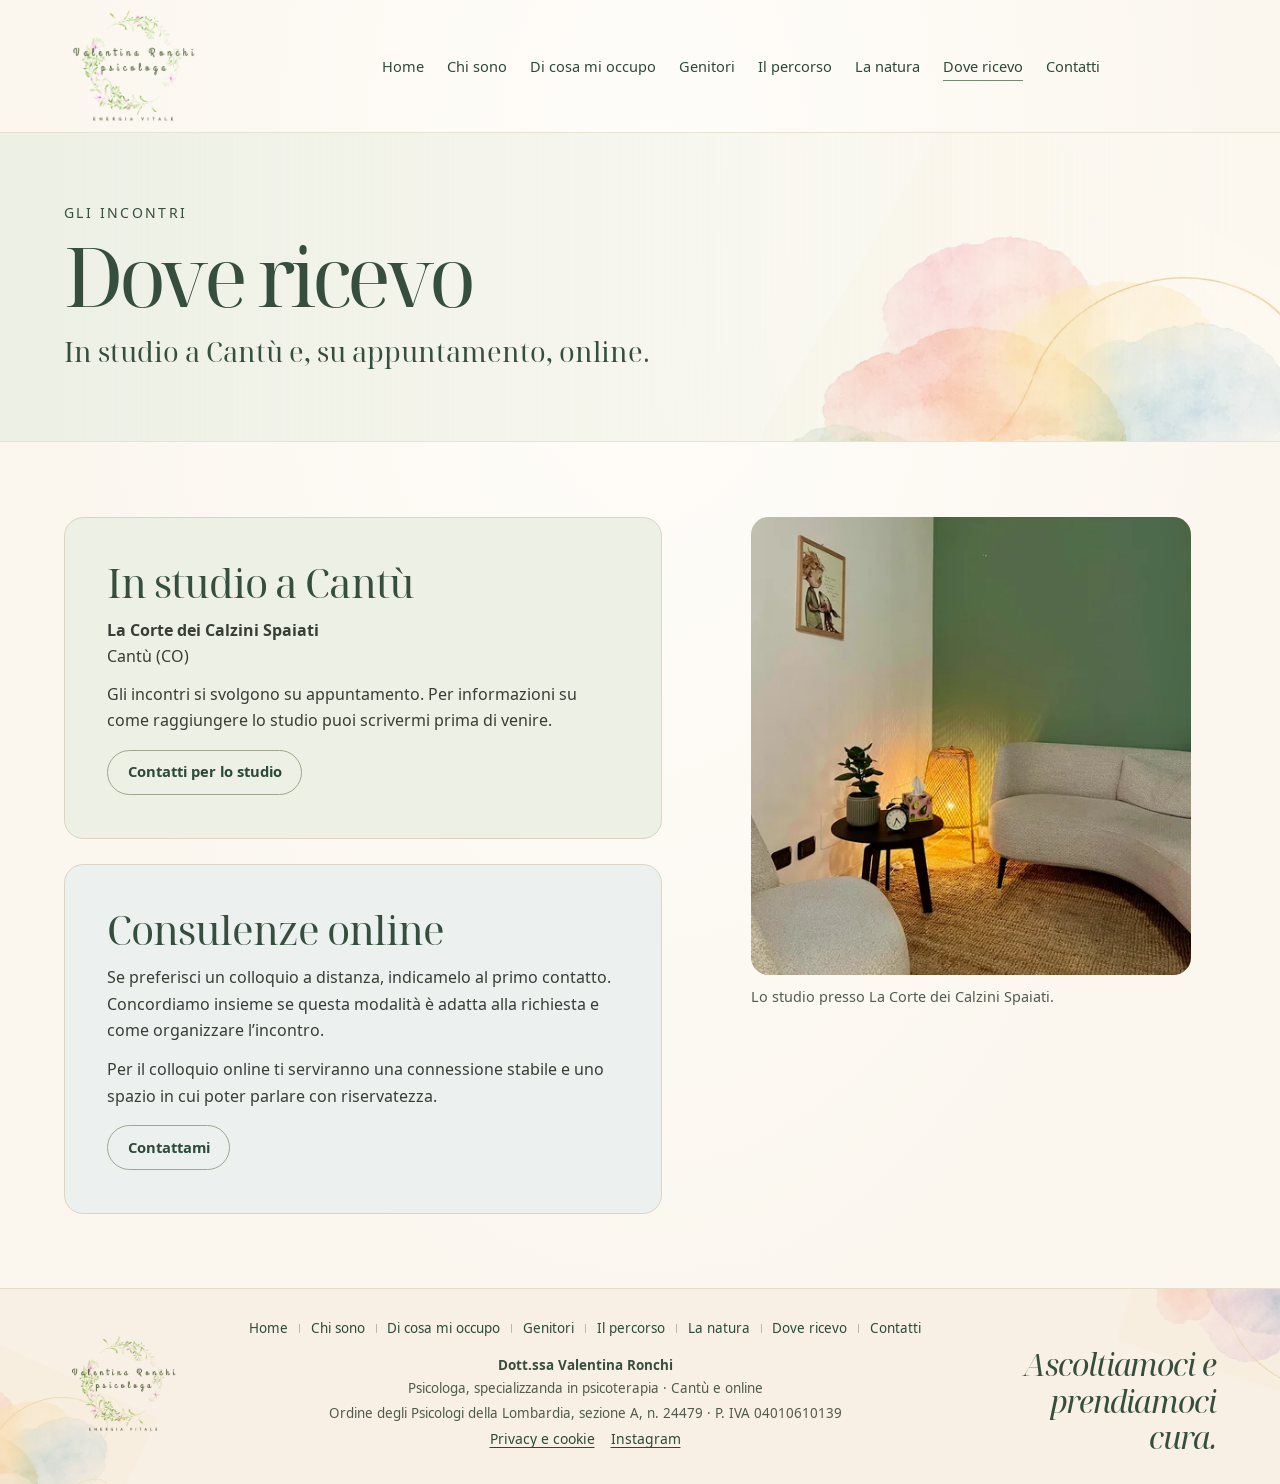
<file: dove-ricevo.html>
<!doctype html>
<html lang="it">
<head>
  <meta charset="utf-8">
  <meta name="viewport" content="width=device-width, initial-scale=1">
  <meta name="description" content="Studio di psicologia a Cantù, presso La Corte dei Calzini Spaiati. Consulenze online su appuntamento.">
  <meta name="theme-color" content="#fbf7ef">
  <meta name="referrer" content="no-referrer">
  
  <link rel="canonical" href="https://energiavitalevalentinaronchi.github.io/dove-ricevo.html">
  <meta property="og:url" content="https://energiavitalevalentinaronchi.github.io/dove-ricevo.html">
  <meta property="og:locale" content="it_IT">
  <meta property="og:title" content="Dove ricevo | Energia Vitale">
  <meta property="og:description" content="Studio di psicologia a Cantù, presso La Corte dei Calzini Spaiati. Consulenze online su appuntamento.">
  <meta property="og:type" content="website">
  <title>Dove ricevo | Energia Vitale</title>
  <link rel="icon" href="assets/icona.webp" type="image/webp">
  <link rel="stylesheet" href="assets/stile.css">
  <script src="assets/sito.js" defer></script>
</head>
<body class="theme-sage">
  
<a class="skip-link" href="#contenuto">Vai al contenuto</a>
<header class="site-header">
  <div class="wrap header-inner">
    <a class="brand" href="index.html"><img src="assets/logo.webp" width="588" height="525" alt="Valentina Ronchi, psicologa – Energia Vitale"></a>
    <button type="button" class="menu-toggle" aria-expanded="false" aria-controls="menu-principale" hidden>
      <span class="menu-glyph" aria-hidden="true"><i></i><i></i></span><span>Menu</span>
    </button>
    <nav class="primary-nav" aria-label="Menu principale" id="menu-principale">
      <ul>
          <li><a href="index.html">Home</a></li>
          <li><a href="chi-sono.html">Chi sono</a></li>
          <li><a href="di-cosa-mi-occupo.html">Di cosa mi occupo</a></li>
          <li><a href="genitori.html">Genitori</a></li>
          <li><a href="il-percorso.html">Il percorso</a></li>
          <li><a href="natura.html">La natura</a></li>
          <li><a href="dove-ricevo.html" aria-current="page">Dove ricevo</a></li>
          <li><a href="contatti.html">Contatti</a></li>
      </ul>
    </nav>
  </div>
</header>
  <main id="contenuto" tabindex="-1">
    
<section class="inner-hero" aria-labelledby="titolo-pagina">
  <div class="wrap inner-hero-content">
    <p class="eyebrow">Gli incontri</p>
    <h1 id="titolo-pagina">Dove ricevo</h1>
    <p class="inner-intro">In studio a Cantù e, su appuntamento, online.</p>
  </div>
</section>
<section class="wrap content-block studio-layout" aria-label="Lo studio e gli incontri online">
  <article class="info-card info-card--sage studio-visit">
    <h2>In studio a Cantù</h2>
    <address><strong>La Corte dei Calzini Spaiati</strong><br>Cantù (CO)</address>
    <p>Gli incontri si svolgono su appuntamento. Per informazioni su come raggiungere lo studio puoi scrivermi prima di venire.</p>
    <a class="button button--outline" href="contatti.html">Contatti per lo studio</a>
  </article>
  <figure class="studio-photo">
    <img src="assets/studio-cantu.webp" srcset="assets/studio-cantu-piccolo.webp 480w, assets/studio-cantu.webp 960w"
      sizes="(max-width: 760px) 88vw, (max-width: 1100px) 40vw, 440px"
      width="960" height="1280" alt="Divano chiaro, parete verde e lampada accesa nello studio di Cantù.">
    <figcaption>Lo studio presso La Corte dei Calzini Spaiati.</figcaption>
  </figure>
  <article class="info-card info-card--blue studio-online">
    <h2>Consulenze online</h2>
    <p>Se preferisci un colloquio a distanza, indicamelo al primo contatto. Concordiamo insieme se questa modalità è adatta alla richiesta e come organizzare l’incontro.</p>
    <p>Per il colloquio online ti serviranno una connessione stabile e uno spazio in cui poter parlare con riservatezza.</p>
    <a class="button button--outline" href="contatti.html">Contattami</a>
  </article>
</section>
  </main>
  
<footer class="site-footer">
  <div class="wrap footer-inner">
    <a class="brand footer-brand" href="index.html"><img src="assets/logo.webp" width="588" height="525" alt="Valentina Ronchi, psicologa – Energia Vitale"></a>
    <div class="footer-center">
      <nav aria-label="Menu a piè di pagina"><ul>
          <li><a href="index.html">Home</a></li>
          <li><a href="chi-sono.html">Chi sono</a></li>
          <li><a href="di-cosa-mi-occupo.html">Di cosa mi occupo</a></li>
          <li><a href="genitori.html">Genitori</a></li>
          <li><a href="il-percorso.html">Il percorso</a></li>
          <li><a href="natura.html">La natura</a></li>
          <li><a href="dove-ricevo.html" aria-current="page">Dove ricevo</a></li>
          <li><a href="contatti.html">Contatti</a></li>
      </ul></nav>
      <div class="footer-identity">
        <p><strong>Dott.ssa Valentina Ronchi</strong><br>Psicologa, specializzanda in psicoterapia <span class="footer-location">· Cantù e online</span></p>
        <p class="footer-details">Ordine degli Psicologi della Lombardia, sezione A, n. 24479 · P. IVA 04010610139</p>
        <p class="footer-links">
          <a class="privacy-link" href="privacy.html">Privacy e cookie</a>
          <a href="https://www.instagram.com/valentinaronchi.psicologa/" target="_blank" rel="noopener noreferrer" aria-label="Instagram (nuova scheda)">Instagram</a>
        </p>
      </div>
    </div>
    <p class="footer-quote">Ascoltiamoci e prendiamoci cura.</p>
  </div>
</footer>
</body>
</html>
</file>
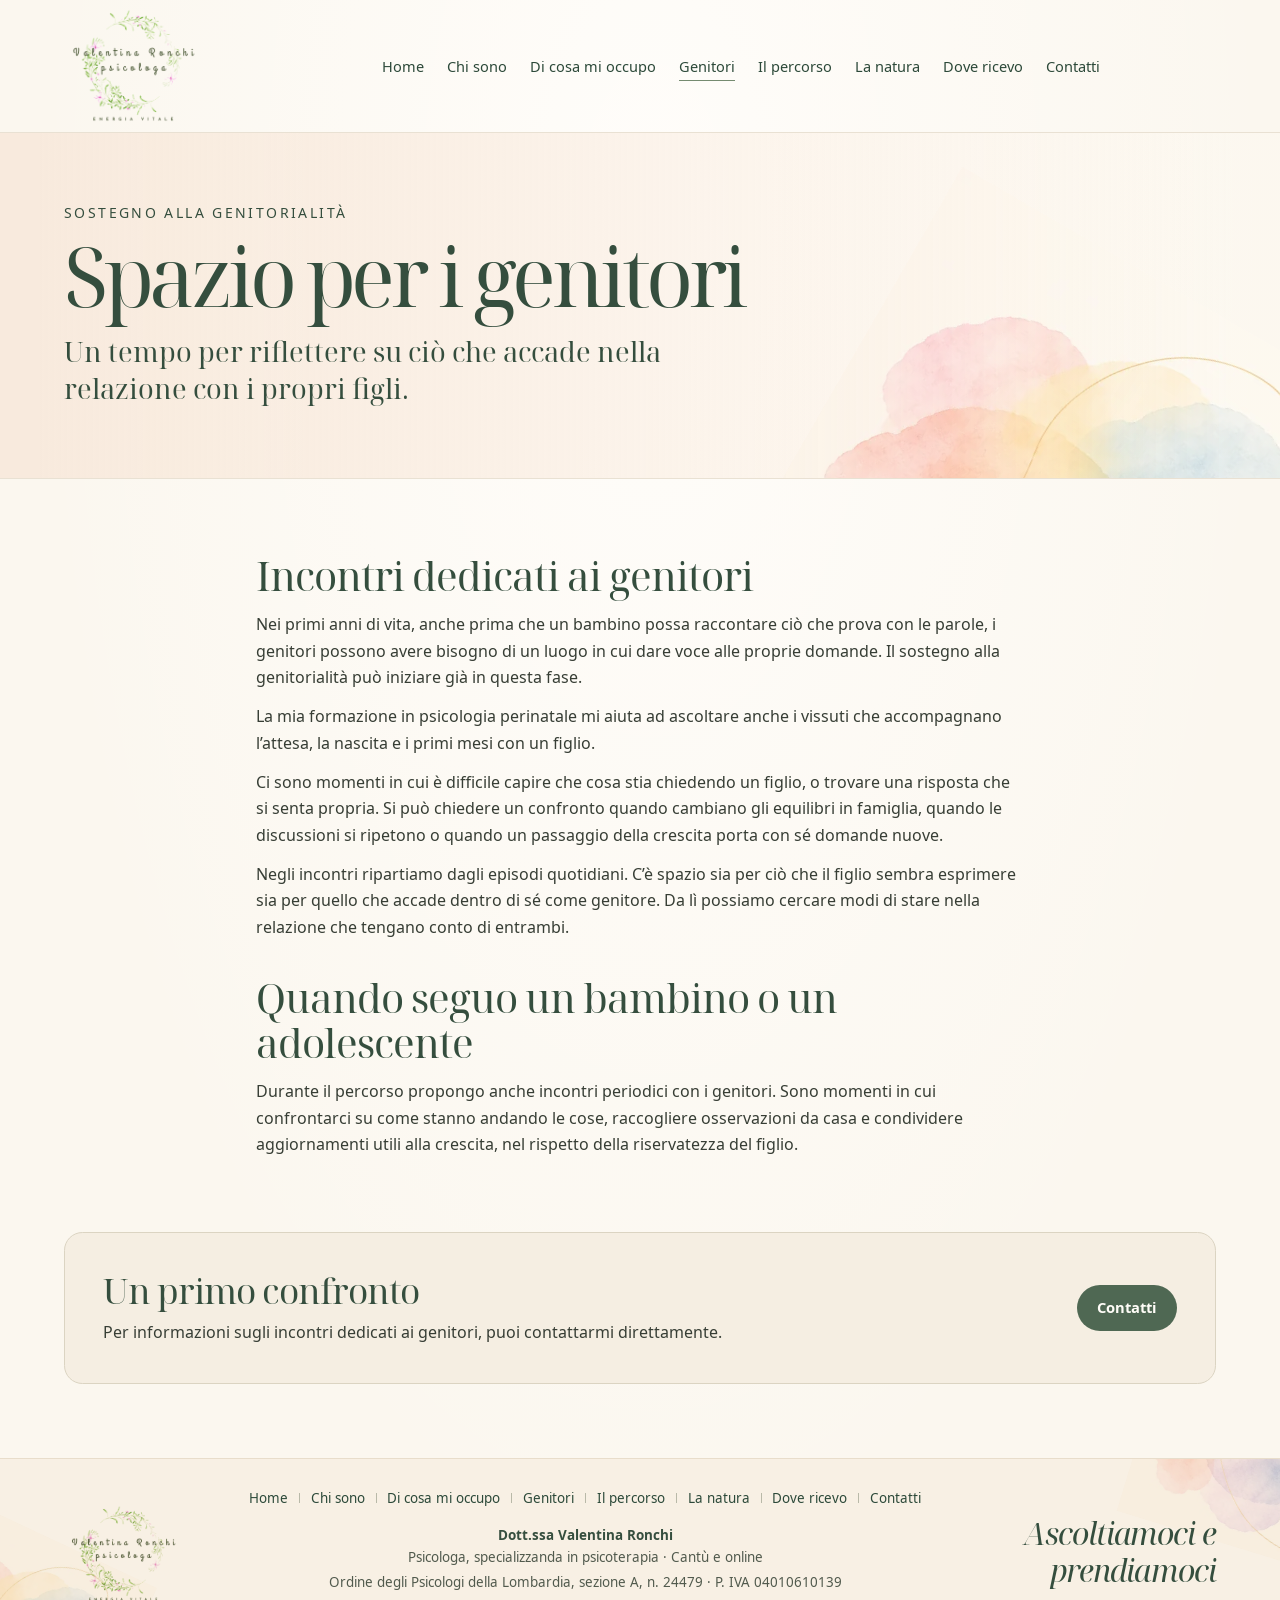
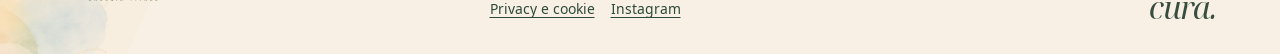
<file: genitori.html>
<!doctype html>
<html lang="it">
<head>
  <meta charset="utf-8">
  <meta name="viewport" content="width=device-width, initial-scale=1">
  <meta name="description" content="Incontri dedicati ai genitori e colloqui di confronto durante il percorso psicologico dei figli.">
  <meta name="theme-color" content="#fbf7ef">
  <meta name="referrer" content="no-referrer">
  
  <link rel="canonical" href="https://energiavitalevalentinaronchi.github.io/genitori.html">
  <meta property="og:url" content="https://energiavitalevalentinaronchi.github.io/genitori.html">
  <meta property="og:locale" content="it_IT">
  <meta property="og:title" content="Spazio per i genitori | Energia Vitale">
  <meta property="og:description" content="Incontri dedicati ai genitori e colloqui di confronto durante il percorso psicologico dei figli.">
  <meta property="og:type" content="website">
  <title>Spazio per i genitori | Energia Vitale</title>
  <link rel="icon" href="assets/icona.webp" type="image/webp">
  <link rel="stylesheet" href="assets/stile.css">
  <script src="assets/sito.js" defer></script>
</head>
<body class="theme-peach">
  
<a class="skip-link" href="#contenuto">Vai al contenuto</a>
<header class="site-header">
  <div class="wrap header-inner">
    <a class="brand" href="index.html"><img src="assets/logo.webp" width="588" height="525" alt="Valentina Ronchi, psicologa – Energia Vitale"></a>
    <button type="button" class="menu-toggle" aria-expanded="false" aria-controls="menu-principale" hidden>
      <span class="menu-glyph" aria-hidden="true"><i></i><i></i></span><span>Menu</span>
    </button>
    <nav class="primary-nav" aria-label="Menu principale" id="menu-principale">
      <ul>
          <li><a href="index.html">Home</a></li>
          <li><a href="chi-sono.html">Chi sono</a></li>
          <li><a href="di-cosa-mi-occupo.html">Di cosa mi occupo</a></li>
          <li><a href="genitori.html" aria-current="page">Genitori</a></li>
          <li><a href="il-percorso.html">Il percorso</a></li>
          <li><a href="natura.html">La natura</a></li>
          <li><a href="dove-ricevo.html">Dove ricevo</a></li>
          <li><a href="contatti.html">Contatti</a></li>
      </ul>
    </nav>
  </div>
</header>
  <main id="contenuto" tabindex="-1">
    
<section class="inner-hero" aria-labelledby="titolo-pagina">
  <div class="wrap inner-hero-content">
    <p class="eyebrow">Sostegno alla genitorialità</p>
    <h1 id="titolo-pagina">Spazio per i genitori</h1>
    <p class="inner-intro">Un tempo per riflettere su ciò che accade nella relazione con i propri figli.</p>
  </div>
</section>
<section class="wrap content-block prose" aria-label="Incontri con i genitori">
  <h2>Incontri dedicati ai genitori</h2>
  <p>Nei primi anni di vita, anche prima che un bambino possa raccontare ciò che prova con le parole, i genitori possono avere bisogno di un luogo in cui dare voce alle proprie domande. Il sostegno alla genitorialità può iniziare già in questa fase.</p>
  <p>La mia formazione in psicologia perinatale mi aiuta ad ascoltare anche i vissuti che accompagnano l’attesa, la nascita e i primi mesi con un figlio.</p>
  <p>Ci sono momenti in cui è difficile capire che cosa stia chiedendo un figlio, o trovare una risposta che si senta propria. Si può chiedere un confronto quando cambiano gli equilibri in famiglia, quando le discussioni si ripetono o quando un passaggio della crescita porta con sé domande nuove.</p>
  <p>Negli incontri ripartiamo dagli episodi quotidiani. C’è spazio sia per ciò che il figlio sembra esprimere sia per quello che accade dentro di sé come genitore. Da lì possiamo cercare modi di stare nella relazione che tengano conto di entrambi.</p>
  <h2>Quando seguo un bambino o un adolescente</h2>
  <p>Durante il percorso propongo anche incontri periodici con i genitori. Sono momenti in cui confrontarci su come stanno andando le cose, raccogliere osservazioni da casa e condividere aggiornamenti utili alla crescita, nel rispetto della riservatezza del figlio.</p>
</section>
<section class="wrap action-wrap">
  <div class="action-band">
    <div><h2>Un primo confronto</h2><p>Per informazioni sugli incontri dedicati ai genitori, puoi contattarmi direttamente.</p></div>
    <a class="button" href="contatti.html">Contatti</a>
  </div>
</section>
  </main>
  
<footer class="site-footer">
  <div class="wrap footer-inner">
    <a class="brand footer-brand" href="index.html"><img src="assets/logo.webp" width="588" height="525" alt="Valentina Ronchi, psicologa – Energia Vitale"></a>
    <div class="footer-center">
      <nav aria-label="Menu a piè di pagina"><ul>
          <li><a href="index.html">Home</a></li>
          <li><a href="chi-sono.html">Chi sono</a></li>
          <li><a href="di-cosa-mi-occupo.html">Di cosa mi occupo</a></li>
          <li><a href="genitori.html" aria-current="page">Genitori</a></li>
          <li><a href="il-percorso.html">Il percorso</a></li>
          <li><a href="natura.html">La natura</a></li>
          <li><a href="dove-ricevo.html">Dove ricevo</a></li>
          <li><a href="contatti.html">Contatti</a></li>
      </ul></nav>
      <div class="footer-identity">
        <p><strong>Dott.ssa Valentina Ronchi</strong><br>Psicologa, specializzanda in psicoterapia <span class="footer-location">· Cantù e online</span></p>
        <p class="footer-details">Ordine degli Psicologi della Lombardia, sezione A, n. 24479 · P. IVA 04010610139</p>
        <p class="footer-links">
          <a class="privacy-link" href="privacy.html">Privacy e cookie</a>
          <a href="https://www.instagram.com/valentinaronchi.psicologa/" target="_blank" rel="noopener noreferrer" aria-label="Instagram (nuova scheda)">Instagram</a>
        </p>
      </div>
    </div>
    <p class="footer-quote">Ascoltiamoci e prendiamoci cura.</p>
  </div>
</footer>
</body>
</html>
</file>
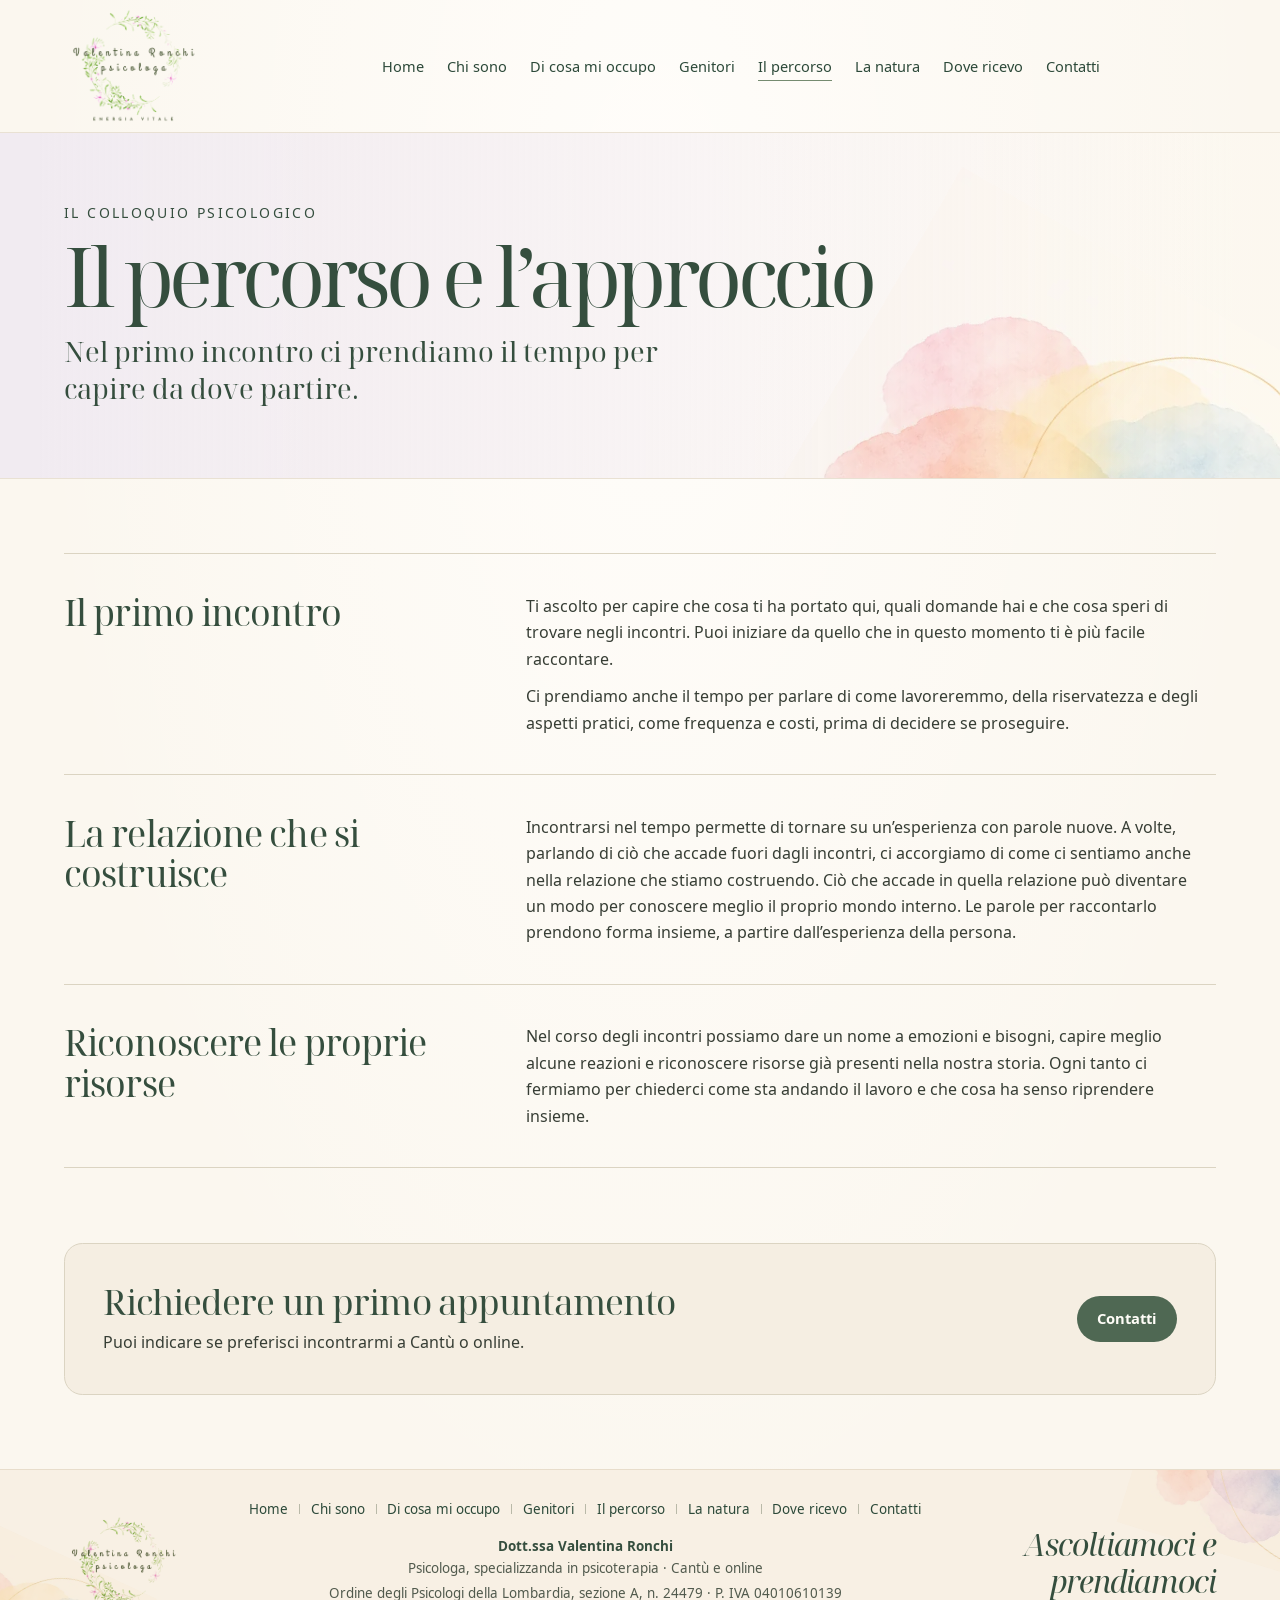
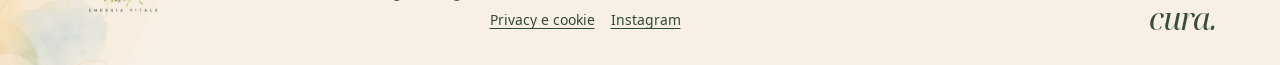
<file: il-percorso.html>
<!doctype html>
<html lang="it">
<head>
  <meta charset="utf-8">
  <meta name="viewport" content="width=device-width, initial-scale=1">
  <meta name="description" content="Dal primo colloquio alla relazione che si costruisce nel tempo. Come si svolge un percorso psicologico con la Dott.ssa Valentina Ronchi.">
  <meta name="theme-color" content="#fbf7ef">
  <meta name="referrer" content="no-referrer">
  
  <link rel="canonical" href="https://energiavitalevalentinaronchi.github.io/il-percorso.html">
  <meta property="og:url" content="https://energiavitalevalentinaronchi.github.io/il-percorso.html">
  <meta property="og:locale" content="it_IT">
  <meta property="og:title" content="Il percorso e l’approccio | Energia Vitale">
  <meta property="og:description" content="Dal primo colloquio alla relazione che si costruisce nel tempo. Come si svolge un percorso psicologico con la Dott.ssa Valentina Ronchi.">
  <meta property="og:type" content="website">
  <title>Il percorso e l’approccio | Energia Vitale</title>
  <link rel="icon" href="assets/icona.webp" type="image/webp">
  <link rel="stylesheet" href="assets/stile.css">
  <script src="assets/sito.js" defer></script>
</head>
<body class="theme-lavender">
  
<a class="skip-link" href="#contenuto">Vai al contenuto</a>
<header class="site-header">
  <div class="wrap header-inner">
    <a class="brand" href="index.html"><img src="assets/logo.webp" width="588" height="525" alt="Valentina Ronchi, psicologa – Energia Vitale"></a>
    <button type="button" class="menu-toggle" aria-expanded="false" aria-controls="menu-principale" hidden>
      <span class="menu-glyph" aria-hidden="true"><i></i><i></i></span><span>Menu</span>
    </button>
    <nav class="primary-nav" aria-label="Menu principale" id="menu-principale">
      <ul>
          <li><a href="index.html">Home</a></li>
          <li><a href="chi-sono.html">Chi sono</a></li>
          <li><a href="di-cosa-mi-occupo.html">Di cosa mi occupo</a></li>
          <li><a href="genitori.html">Genitori</a></li>
          <li><a href="il-percorso.html" aria-current="page">Il percorso</a></li>
          <li><a href="natura.html">La natura</a></li>
          <li><a href="dove-ricevo.html">Dove ricevo</a></li>
          <li><a href="contatti.html">Contatti</a></li>
      </ul>
    </nav>
  </div>
</header>
  <main id="contenuto" tabindex="-1">
    
<section class="inner-hero" aria-labelledby="titolo-pagina">
  <div class="wrap inner-hero-content">
    <p class="eyebrow">Il colloquio psicologico</p>
    <h1 id="titolo-pagina">Il percorso e l’approccio</h1>
    <p class="inner-intro">Nel primo incontro ci prendiamo il tempo per capire da dove partire.</p>
  </div>
</section>
<section class="wrap content-block path-list" aria-label="Come si svolgono gli incontri">
  <article>
    <h2>Il primo incontro</h2>
    <div><p>Ti ascolto per capire che cosa ti ha portato qui, quali domande hai e che cosa speri di trovare negli incontri. Puoi iniziare da quello che in questo momento ti è più facile raccontare.</p><p>Ci prendiamo anche il tempo per parlare di come lavoreremmo, della riservatezza e degli aspetti pratici, come frequenza e costi, prima di decidere se proseguire.</p></div>
  </article>
  <article>
    <h2>La relazione che si costruisce</h2>
    <div><p>Incontrarsi nel tempo permette di tornare su un’esperienza con parole nuove. A volte, parlando di ciò che accade fuori dagli incontri, ci accorgiamo di come ci sentiamo anche nella relazione che stiamo costruendo. Ciò che accade in quella relazione può diventare un modo per conoscere meglio il proprio mondo interno. Le parole per raccontarlo prendono forma insieme, a partire dall’esperienza della persona.</p></div>
  </article>
  <article>
    <h2>Riconoscere le proprie risorse</h2>
    <div><p>Nel corso degli incontri possiamo dare un nome a emozioni e bisogni, capire meglio alcune reazioni e riconoscere risorse già presenti nella nostra storia. Ogni tanto ci fermiamo per chiederci come sta andando il lavoro e che cosa ha senso riprendere insieme.</p></div>
  </article>
</section>
<section class="wrap action-wrap">
  <div class="action-band">
    <div><h2>Richiedere un primo appuntamento</h2><p>Puoi indicare se preferisci incontrarmi a Cantù o online.</p></div>
    <a class="button" href="contatti.html">Contatti</a>
  </div>
</section>
  </main>
  
<footer class="site-footer">
  <div class="wrap footer-inner">
    <a class="brand footer-brand" href="index.html"><img src="assets/logo.webp" width="588" height="525" alt="Valentina Ronchi, psicologa – Energia Vitale"></a>
    <div class="footer-center">
      <nav aria-label="Menu a piè di pagina"><ul>
          <li><a href="index.html">Home</a></li>
          <li><a href="chi-sono.html">Chi sono</a></li>
          <li><a href="di-cosa-mi-occupo.html">Di cosa mi occupo</a></li>
          <li><a href="genitori.html">Genitori</a></li>
          <li><a href="il-percorso.html" aria-current="page">Il percorso</a></li>
          <li><a href="natura.html">La natura</a></li>
          <li><a href="dove-ricevo.html">Dove ricevo</a></li>
          <li><a href="contatti.html">Contatti</a></li>
      </ul></nav>
      <div class="footer-identity">
        <p><strong>Dott.ssa Valentina Ronchi</strong><br>Psicologa, specializzanda in psicoterapia <span class="footer-location">· Cantù e online</span></p>
        <p class="footer-details">Ordine degli Psicologi della Lombardia, sezione A, n. 24479 · P. IVA 04010610139</p>
        <p class="footer-links">
          <a class="privacy-link" href="privacy.html">Privacy e cookie</a>
          <a href="https://www.instagram.com/valentinaronchi.psicologa/" target="_blank" rel="noopener noreferrer" aria-label="Instagram (nuova scheda)">Instagram</a>
        </p>
      </div>
    </div>
    <p class="footer-quote">Ascoltiamoci e prendiamoci cura.</p>
  </div>
</footer>
</body>
</html>
</file>
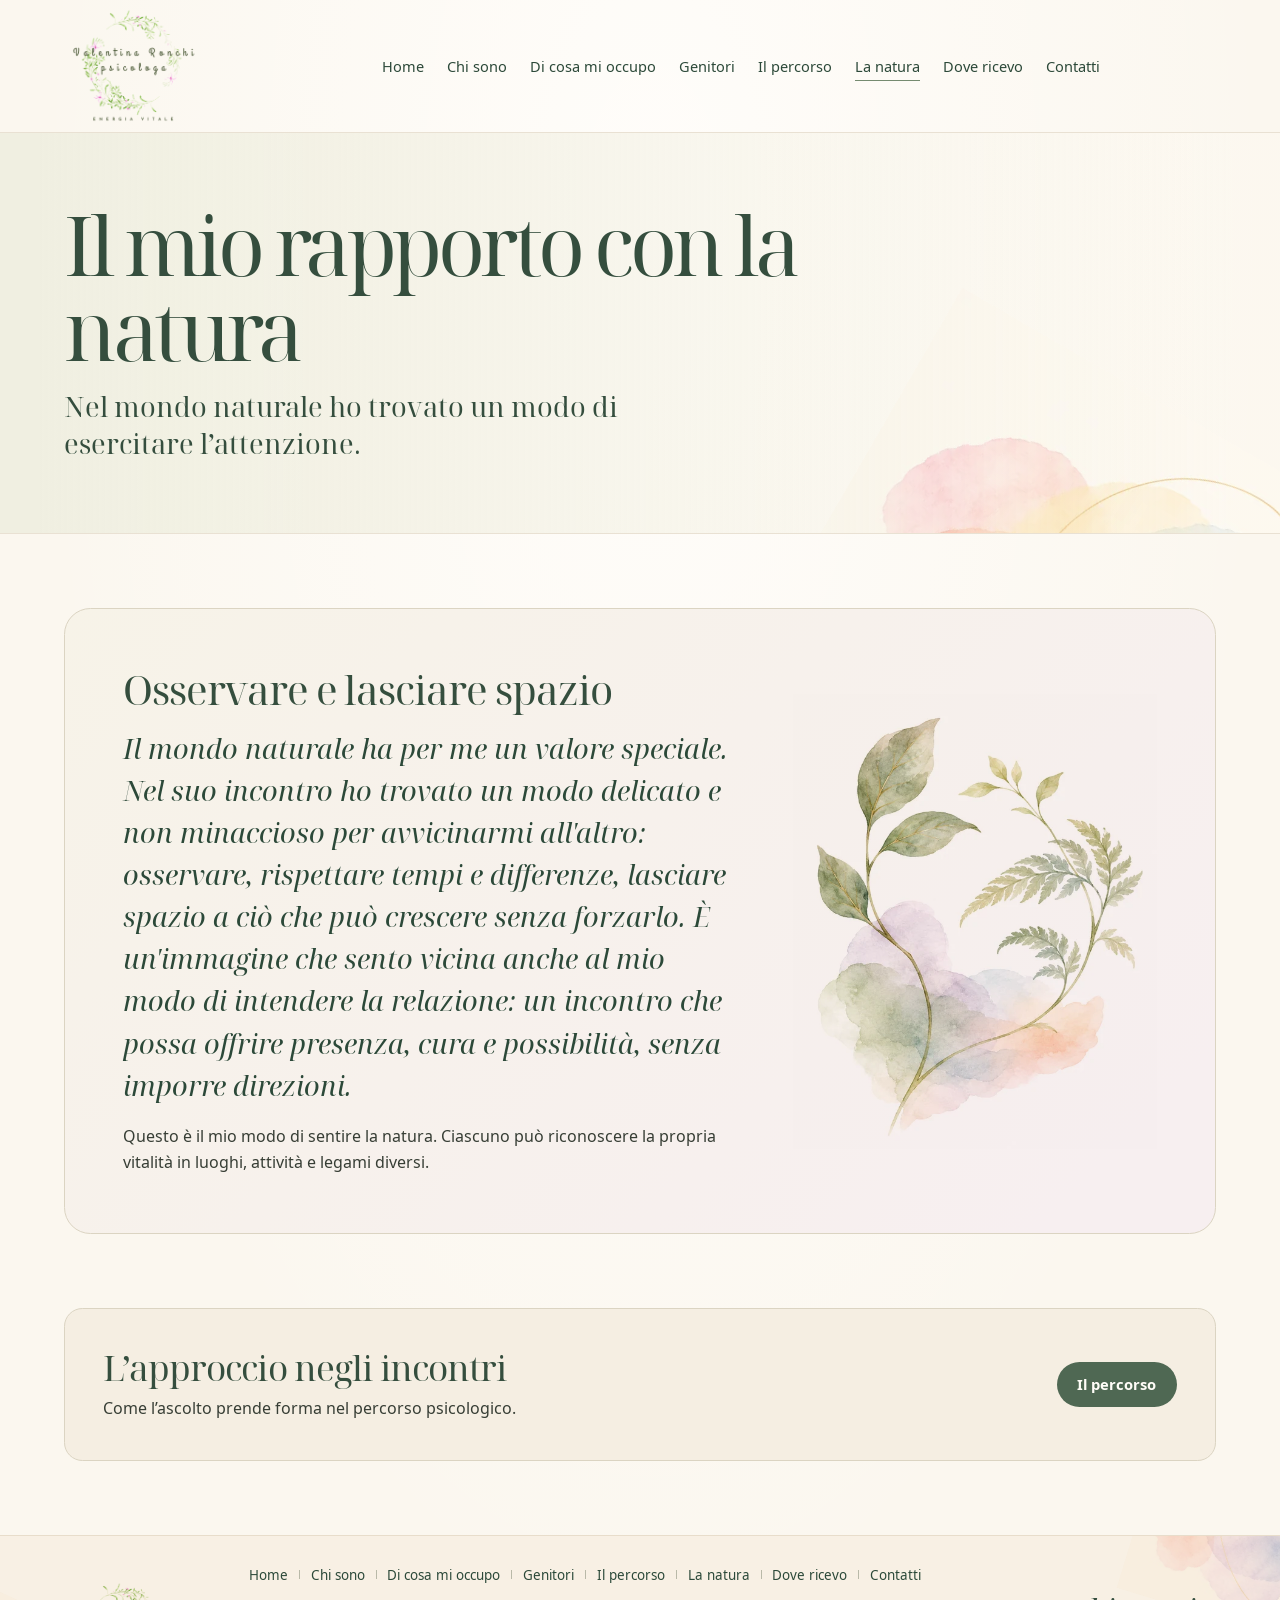
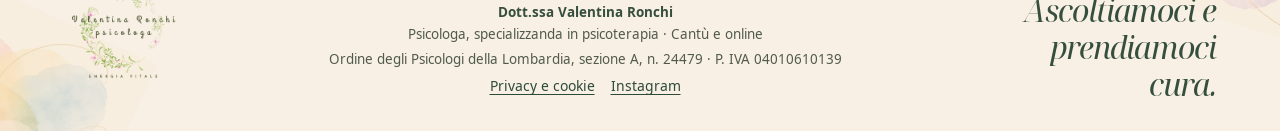
<file: natura.html>
<!doctype html>
<html lang="it">
<head>
  <meta charset="utf-8">
  <meta name="viewport" content="width=device-width, initial-scale=1">
  <meta name="description" content="Valentina Ronchi racconta il suo rapporto con il mondo naturale e il valore che ha nell’incontro con l’altro.">
  <meta name="theme-color" content="#fbf7ef">
  <meta name="referrer" content="no-referrer">
  
  <link rel="canonical" href="https://energiavitalevalentinaronchi.github.io/natura.html">
  <meta property="og:url" content="https://energiavitalevalentinaronchi.github.io/natura.html">
  <meta property="og:locale" content="it_IT">
  <meta property="og:title" content="Il mio rapporto con la natura | Energia Vitale">
  <meta property="og:description" content="Valentina Ronchi racconta il suo rapporto con il mondo naturale e il valore che ha nell’incontro con l’altro.">
  <meta property="og:type" content="website">
  <title>Il mio rapporto con la natura | Energia Vitale</title>
  <link rel="icon" href="assets/icona.webp" type="image/webp">
  <link rel="stylesheet" href="assets/stile.css">
  <script src="assets/sito.js" defer></script>
</head>
<body class="theme-nature">
  
<a class="skip-link" href="#contenuto">Vai al contenuto</a>
<header class="site-header">
  <div class="wrap header-inner">
    <a class="brand" href="index.html"><img src="assets/logo.webp" width="588" height="525" alt="Valentina Ronchi, psicologa – Energia Vitale"></a>
    <button type="button" class="menu-toggle" aria-expanded="false" aria-controls="menu-principale" hidden>
      <span class="menu-glyph" aria-hidden="true"><i></i><i></i></span><span>Menu</span>
    </button>
    <nav class="primary-nav" aria-label="Menu principale" id="menu-principale">
      <ul>
          <li><a href="index.html">Home</a></li>
          <li><a href="chi-sono.html">Chi sono</a></li>
          <li><a href="di-cosa-mi-occupo.html">Di cosa mi occupo</a></li>
          <li><a href="genitori.html">Genitori</a></li>
          <li><a href="il-percorso.html">Il percorso</a></li>
          <li><a href="natura.html" aria-current="page">La natura</a></li>
          <li><a href="dove-ricevo.html">Dove ricevo</a></li>
          <li><a href="contatti.html">Contatti</a></li>
      </ul>
    </nav>
  </div>
</header>
  <main id="contenuto" tabindex="-1">
    
<section class="inner-hero" aria-labelledby="titolo-pagina">
  <div class="wrap inner-hero-content">
    
    <h1 id="titolo-pagina">Il mio rapporto con la natura</h1>
    <p class="inner-intro">Nel mondo naturale ho trovato un modo di esercitare l’attenzione.</p>
  </div>
</section>
<section class="wrap content-block nature-feature" aria-labelledby="titolo-natura">
  <div class="nature-copy">
    <h2 id="titolo-natura">Osservare e lasciare spazio</h2>
    <blockquote class="nature-quote">Il mondo naturale ha per me un valore speciale. Nel suo incontro ho trovato un modo delicato e non minaccioso per avvicinarmi all'altro: osservare, rispettare tempi e differenze, lasciare spazio a ciò che può crescere senza forzarlo. È un'immagine che sento vicina anche al mio modo di intendere la relazione: un incontro che possa offrire presenza, cura e possibilità, senza imporre direzioni.</blockquote>
    <p>Questo è il mio modo di sentire la natura. Ciascuno può riconoscere la propria vitalità in luoghi, attività e legami diversi.</p>
  </div>
  <img src="assets/acquerello-natura.webp" width="600" height="750" alt="" decoding="async">
</section>
<section class="wrap action-wrap">
  <div class="action-band">
    <div><h2>L’approccio negli incontri</h2><p>Come l’ascolto prende forma nel percorso psicologico.</p></div>
    <a class="button" href="il-percorso.html">Il percorso</a>
  </div>
</section>
  </main>
  
<footer class="site-footer">
  <div class="wrap footer-inner">
    <a class="brand footer-brand" href="index.html"><img src="assets/logo.webp" width="588" height="525" alt="Valentina Ronchi, psicologa – Energia Vitale"></a>
    <div class="footer-center">
      <nav aria-label="Menu a piè di pagina"><ul>
          <li><a href="index.html">Home</a></li>
          <li><a href="chi-sono.html">Chi sono</a></li>
          <li><a href="di-cosa-mi-occupo.html">Di cosa mi occupo</a></li>
          <li><a href="genitori.html">Genitori</a></li>
          <li><a href="il-percorso.html">Il percorso</a></li>
          <li><a href="natura.html" aria-current="page">La natura</a></li>
          <li><a href="dove-ricevo.html">Dove ricevo</a></li>
          <li><a href="contatti.html">Contatti</a></li>
      </ul></nav>
      <div class="footer-identity">
        <p><strong>Dott.ssa Valentina Ronchi</strong><br>Psicologa, specializzanda in psicoterapia <span class="footer-location">· Cantù e online</span></p>
        <p class="footer-details">Ordine degli Psicologi della Lombardia, sezione A, n. 24479 · P. IVA 04010610139</p>
        <p class="footer-links">
          <a class="privacy-link" href="privacy.html">Privacy e cookie</a>
          <a href="https://www.instagram.com/valentinaronchi.psicologa/" target="_blank" rel="noopener noreferrer" aria-label="Instagram (nuova scheda)">Instagram</a>
        </p>
      </div>
    </div>
    <p class="footer-quote">Ascoltiamoci e prendiamoci cura.</p>
  </div>
</footer>
</body>
</html>
</file>
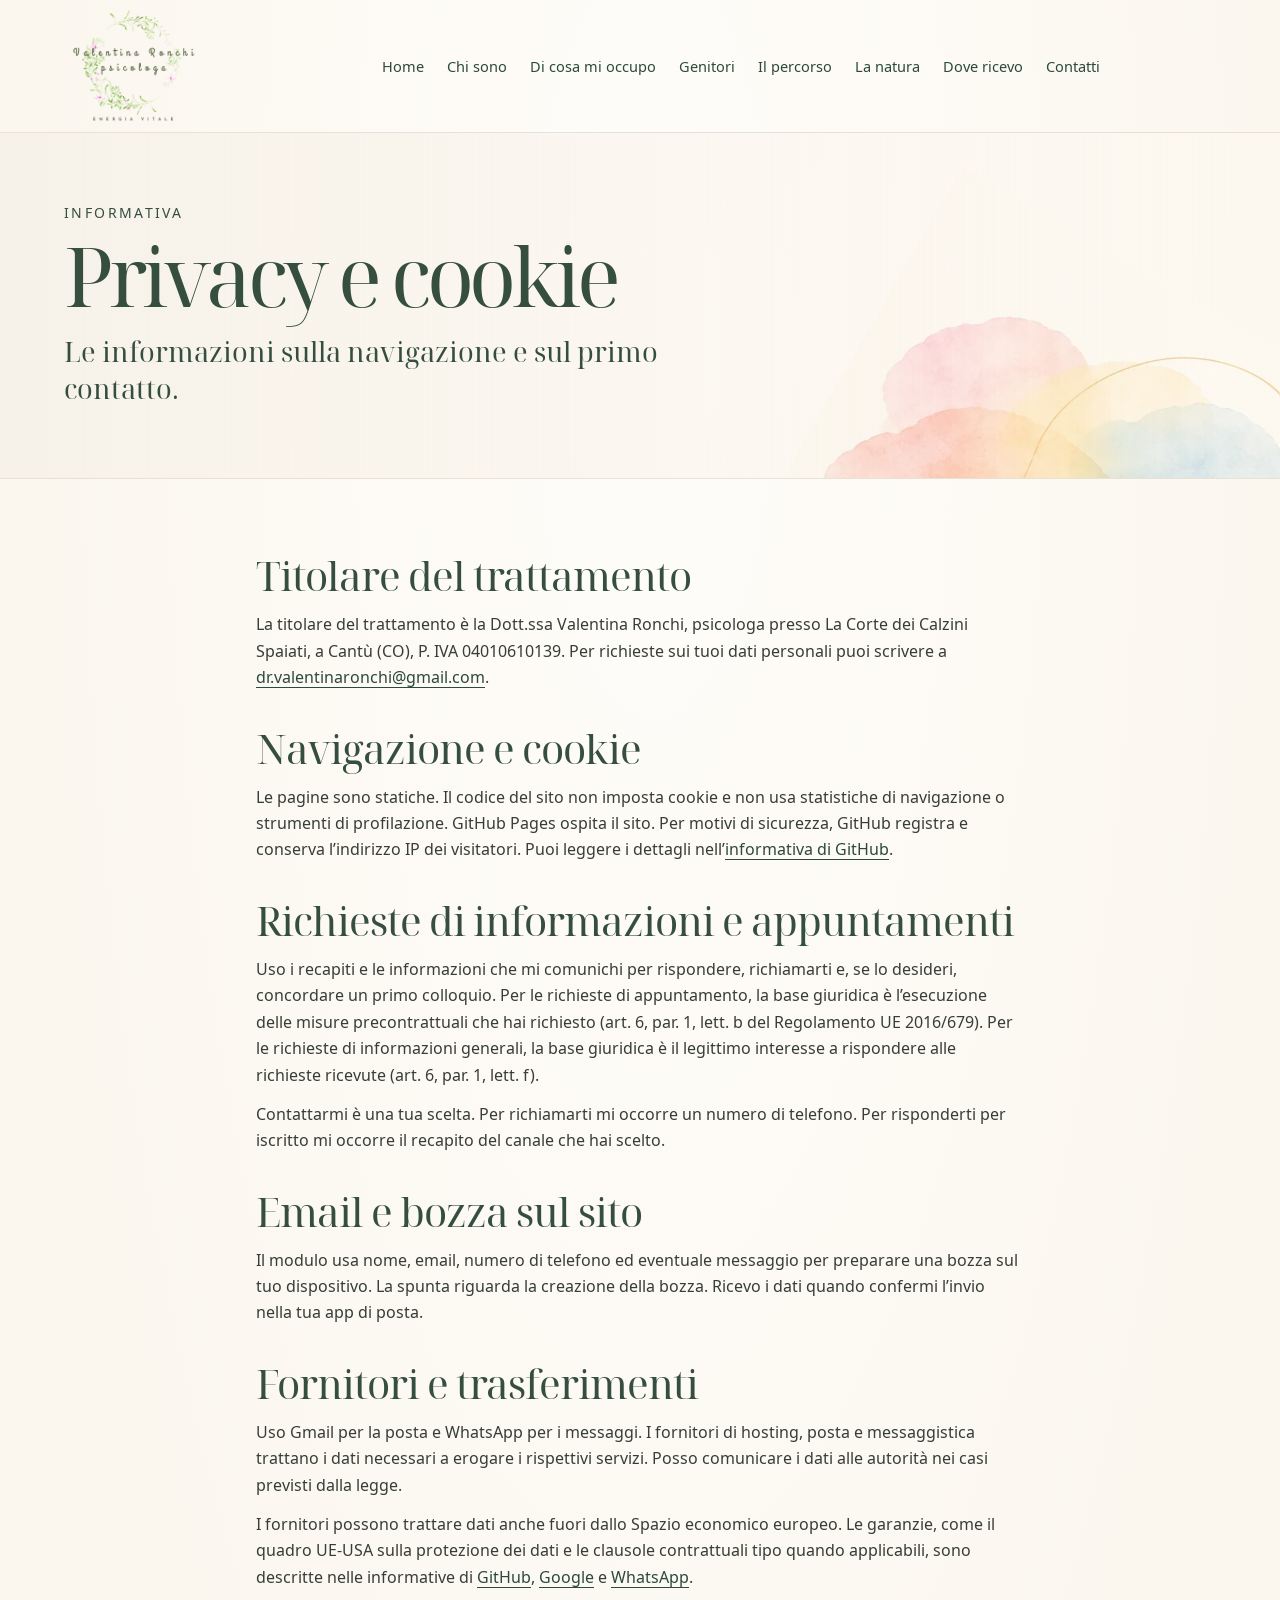
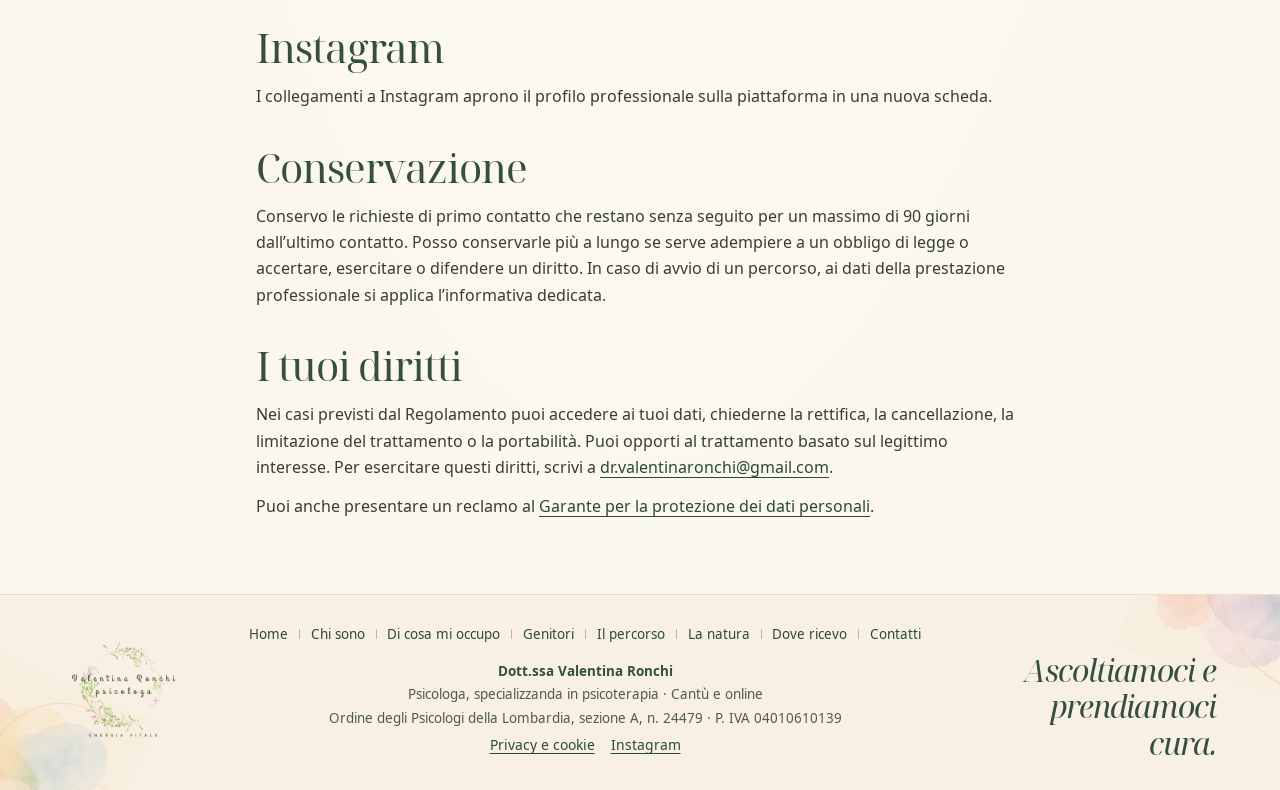
<file: privacy.html>
<!doctype html>
<html lang="it">
<head>
  <meta charset="utf-8">
  <meta name="viewport" content="width=device-width, initial-scale=1">
  <meta name="description" content="Informazioni sulla navigazione, sui cookie e sui contatti del sito Energia Vitale.">
  <meta name="theme-color" content="#fbf7ef">
  <meta name="referrer" content="no-referrer">
  <meta name="robots" content="noindex, follow">
  <link rel="canonical" href="https://energiavitalevalentinaronchi.github.io/privacy.html">
  <meta property="og:url" content="https://energiavitalevalentinaronchi.github.io/privacy.html">
  <meta property="og:locale" content="it_IT">
  <meta property="og:title" content="Privacy e cookie | Energia Vitale">
  <meta property="og:description" content="Informazioni sulla navigazione, sui cookie e sui contatti del sito Energia Vitale.">
  <meta property="og:type" content="website">
  <title>Privacy e cookie | Energia Vitale</title>
  <link rel="icon" href="assets/icona.webp" type="image/webp">
  <link rel="stylesheet" href="assets/stile.css">
  <script src="assets/sito.js" defer></script>
</head>
<body class="theme-paper">
  
<a class="skip-link" href="#contenuto">Vai al contenuto</a>
<header class="site-header">
  <div class="wrap header-inner">
    <a class="brand" href="index.html"><img src="assets/logo.webp" width="588" height="525" alt="Valentina Ronchi, psicologa – Energia Vitale"></a>
    <button type="button" class="menu-toggle" aria-expanded="false" aria-controls="menu-principale" hidden>
      <span class="menu-glyph" aria-hidden="true"><i></i><i></i></span><span>Menu</span>
    </button>
    <nav class="primary-nav" aria-label="Menu principale" id="menu-principale">
      <ul>
          <li><a href="index.html">Home</a></li>
          <li><a href="chi-sono.html">Chi sono</a></li>
          <li><a href="di-cosa-mi-occupo.html">Di cosa mi occupo</a></li>
          <li><a href="genitori.html">Genitori</a></li>
          <li><a href="il-percorso.html">Il percorso</a></li>
          <li><a href="natura.html">La natura</a></li>
          <li><a href="dove-ricevo.html">Dove ricevo</a></li>
          <li><a href="contatti.html">Contatti</a></li>
      </ul>
    </nav>
  </div>
</header>
  <main id="contenuto" tabindex="-1">
    
<section class="inner-hero" aria-labelledby="titolo-pagina">
  <div class="wrap inner-hero-content">
    <p class="eyebrow">Informativa</p>
    <h1 id="titolo-pagina">Privacy e cookie</h1>
    <p class="inner-intro">Le informazioni sulla navigazione e sul primo contatto.</p>
  </div>
</section>
<div class="wrap content-block prose">
  <h2>Titolare del trattamento</h2>
  <p>La titolare del trattamento è la Dott.ssa Valentina Ronchi, psicologa presso La Corte dei Calzini Spaiati, a Cantù (CO), P. IVA 04010610139. Per richieste sui tuoi dati personali puoi scrivere a <a href="mailto:dr.valentinaronchi@gmail.com">dr.valentinaronchi@gmail.com</a>.</p>
  <h2>Navigazione e cookie</h2>
  <p>Le pagine sono statiche. Il codice del sito non imposta cookie e non usa statistiche di navigazione o strumenti di profilazione. GitHub Pages ospita il sito. Per motivi di sicurezza, GitHub registra e conserva l’indirizzo IP dei visitatori. Puoi leggere i dettagli nell’<a href="https://docs.github.com/en/site-policy/privacy-policies/github-general-privacy-statement">informativa di GitHub</a>.</p>
  <h2>Richieste di informazioni e appuntamenti</h2>
  <p>Uso i recapiti e le informazioni che mi comunichi per rispondere, richiamarti e, se lo desideri, concordare un primo colloquio. Per le richieste di appuntamento, la base giuridica è l’esecuzione delle misure precontrattuali che hai richiesto (art. 6, par. 1, lett. b del Regolamento UE 2016/679). Per le richieste di informazioni generali, la base giuridica è il legittimo interesse a rispondere alle richieste ricevute (art. 6, par. 1, lett. f).</p>
  <p>Contattarmi è una tua scelta. Per richiamarti mi occorre un numero di telefono. Per risponderti per iscritto mi occorre il recapito del canale che hai scelto.</p>
  <h2>Email e bozza sul sito</h2>
  <p>Il modulo usa nome, email, numero di telefono ed eventuale messaggio per preparare una bozza sul tuo dispositivo. La spunta riguarda la creazione della bozza. Ricevo i dati quando confermi l’invio nella tua app di posta.</p>
  <h2>Fornitori e trasferimenti</h2>
  <p>Uso Gmail per la posta e WhatsApp per i messaggi. I fornitori di hosting, posta e messaggistica trattano i dati necessari a erogare i rispettivi servizi. Posso comunicare i dati alle autorità nei casi previsti dalla legge.</p>
  <p>I fornitori possono trattare dati anche fuori dallo Spazio economico europeo. Le garanzie, come il quadro UE-USA sulla protezione dei dati e le clausole contrattuali tipo quando applicabili, sono descritte nelle informative di <a href="https://docs.github.com/en/site-policy/privacy-policies/github-general-privacy-statement">GitHub</a>, <a href="https://policies.google.com/privacy?hl=it">Google</a> e <a href="https://www.whatsapp.com/legal/privacy-policy-eea?lang=it">WhatsApp</a>.</p>
  <h2>Instagram</h2>
  <p>I collegamenti a Instagram aprono il profilo professionale sulla piattaforma in una nuova scheda.</p>
  <h2>Conservazione</h2>
  <p>Conservo le richieste di primo contatto che restano senza seguito per un massimo di 90 giorni dall’ultimo contatto. Posso conservarle più a lungo se serve adempiere a un obbligo di legge o accertare, esercitare o difendere un diritto. In caso di avvio di un percorso, ai dati della prestazione professionale si applica l’informativa dedicata.</p>
  <h2>I tuoi diritti</h2>
  <p>Nei casi previsti dal Regolamento puoi accedere ai tuoi dati, chiederne la rettifica, la cancellazione, la limitazione del trattamento o la portabilità. Puoi opporti al trattamento basato sul legittimo interesse. Per esercitare questi diritti, scrivi a <a href="mailto:dr.valentinaronchi@gmail.com">dr.valentinaronchi@gmail.com</a>.</p>
  <p>Puoi anche presentare un reclamo al <a href="https://www.garanteprivacy.it/">Garante per la protezione dei dati personali</a>.</p>
</div>
  </main>
  
<footer class="site-footer">
  <div class="wrap footer-inner">
    <a class="brand footer-brand" href="index.html"><img src="assets/logo.webp" width="588" height="525" alt="Valentina Ronchi, psicologa – Energia Vitale"></a>
    <div class="footer-center">
      <nav aria-label="Menu a piè di pagina"><ul>
          <li><a href="index.html">Home</a></li>
          <li><a href="chi-sono.html">Chi sono</a></li>
          <li><a href="di-cosa-mi-occupo.html">Di cosa mi occupo</a></li>
          <li><a href="genitori.html">Genitori</a></li>
          <li><a href="il-percorso.html">Il percorso</a></li>
          <li><a href="natura.html">La natura</a></li>
          <li><a href="dove-ricevo.html">Dove ricevo</a></li>
          <li><a href="contatti.html">Contatti</a></li>
      </ul></nav>
      <div class="footer-identity">
        <p><strong>Dott.ssa Valentina Ronchi</strong><br>Psicologa, specializzanda in psicoterapia <span class="footer-location">· Cantù e online</span></p>
        <p class="footer-details">Ordine degli Psicologi della Lombardia, sezione A, n. 24479 · P. IVA 04010610139</p>
        <p class="footer-links">
          <a class="privacy-link" href="privacy.html">Privacy e cookie</a>
          <a href="https://www.instagram.com/valentinaronchi.psicologa/" target="_blank" rel="noopener noreferrer" aria-label="Instagram (nuova scheda)">Instagram</a>
        </p>
      </div>
    </div>
    <p class="footer-quote">Ascoltiamoci e prendiamoci cura.</p>
  </div>
</footer>
</body>
</html>
</file>
<file: assets/stile.css>
@font-face {
  font-family: Site Serif;
  src: url(serif.woff) format("woff");
  font-weight: 400;
  font-display: swap;
}

@font-face {
  font-family: Site Serif;
  src: url(serif-italico.woff) format("woff");
  font-weight: 400;
  font-style: italic;
  font-display: swap;
}

@font-face {
  font-family: Site Sans;
  src: url(sans.woff) format("woff");
  font-weight: 400;
  font-display: swap;
}

@font-face {
  font-family: Site Sans;
  src: url(sans-grassetto.woff) format("woff");
  font-weight: 700;
  font-display: swap;
}

:root {
  color-scheme: light;
  --paper: #fbf7ef;
  --paper-light: #fcf9f3;
  --green: #354e3e;
  --deep: #2c4939;
  --button: #4f6853;
  --button-hover: #3d5644;
  --ink: #373e35;
  --muted: #515a4d;
  --border: #dbd4c2;
  --sage: #edf0e5;
  --peach: #f8ede4;
  --blue: #ecf1f0;
  --lavender: #f2edf3;
  --serif: "Site Serif", Georgia, serif;
  --sans: "Site Sans", system-ui, sans-serif;
  --site-width: 75rem;
  --gutter: clamp(1.25rem, 5vw, 4.75rem);
}

*, *::before, *::after { box-sizing: border-box; }

[hidden] { display: none !important; }

html { scroll-padding-top: 1.25rem; }

body {
  min-width: 0;
  margin: 0;
  color: var(--ink);
  background: radial-gradient(ellipse at 51% 14%, #fffdfa 0%, transparent 67%), var(--paper);
  font: 1rem/1.65 var(--sans);
  -webkit-text-size-adjust: 100%;
}
body.theme-home { overflow-x: clip; }
.site-footer, .inner-hero { overflow: clip; }
img { display: block; max-width: 100%; height: auto; }
p, h1, h2, h3, blockquote, figure { margin: 0; }
h1, h2, h3 { color: var(--green); font: 400 1em/1.12 var(--serif); }
h2 { font-size: clamp(1.85rem, 3.15vw, 2.75rem); letter-spacing: -.025em; }
h3 { font-size: 1.35rem; }
a { color: var(--deep); text-underline-offset: .22em; }
a:hover { text-decoration-thickness: 2px; }
a, button { -webkit-tap-highlight-color: transparent; }
button, input, select, textarea { font: inherit; }
button { cursor: pointer; }
:focus-visible { outline: 2px solid #405e4a; outline-offset: 5px; }
main:focus { outline: none; }
section[id], article[id] { scroll-margin-top: .8rem; }
address { font-style: normal; }

.wrap {
  width: min(var(--site-width), calc(100% - 2 * var(--gutter)));
  margin-inline: auto;
}

.skip-link {
  position: absolute;
  z-index: 5;
  top: .65rem;
  left: 1rem;
  padding: .6rem 1rem;
  transform: translateY(-150%);
  color: #fffdf8;
  background: var(--deep);
  border-radius: .4rem;
  font-weight: 700;
}

.skip-link:focus { transform: translateY(0); }

.site-header { position: relative; z-index: 2; }
.header-inner {
  min-height: 8.25rem;
  display: grid;
  grid-template-columns: 9.4rem 1fr;
  align-items: center;
  gap: clamp(1.75rem, 4vw, 4.5rem);
}

.brand { display: block; width: max-content; max-width: 100%; text-decoration: none; }
.brand img { width: 8.65rem; mix-blend-mode: multiply; }

.primary-nav ul, .footer-center nav ul, .audience-list {
  display: flex;
  flex-wrap: wrap;
  padding: 0;
  margin: 0;
  list-style: none;
}

.primary-nav ul { align-items: center; justify-content: center; gap: 0 clamp(.75rem, 1.8vw, 1.8rem); }

.primary-nav a {
  position: relative;
  display: block;
  padding: .65rem 0;
  color: var(--deep);
  font-size: .91rem;
  line-height: 1.4;
  text-decoration: none;
  white-space: nowrap;
}

.primary-nav a::after {
  position: absolute;
  inset: auto 0 .34rem;
  height: 1px;
  background: #758b70;
  opacity: 0;
  content: "";
}

.primary-nav a:hover::after, .primary-nav a[aria-current="page"]::after { opacity: 1; }

.menu-toggle {
  display: inline-flex;
  align-items: center;
  gap: .6rem;
  min-height: 2.75rem;
  padding: .45rem .85rem;
  border: 1px solid #b7bda9;
  border-radius: 99rem;
  background: var(--paper-light);
  color: var(--deep);
  font-size: .94rem;
}

.menu-glyph { display: grid; width: 1rem; gap: .25rem; }
.menu-glyph i { display: block; height: 1px; background: currentColor; }
.menu-toggle[aria-expanded="true"] .menu-glyph i:first-child { transform: translateY(2.5px) rotate(45deg); }
.menu-toggle[aria-expanded="true"] .menu-glyph i:last-child { transform: translateY(-2.5px) rotate(-45deg); }

.home-hero {
  position: relative;
  display: grid;
  place-items: center;
  overflow: clip;
  padding: .9rem 0 3.25rem;
  text-align: center;
}

.home-hero::before, .home-hero::after {
  position: absolute;
  z-index: -1;
  width: clamp(20rem, 36vw, 44rem);
  aspect-ratio: 1 / 1.16;
  background: url("acquerello-bordo.webp") center / contain no-repeat;
  mix-blend-mode: multiply;
  opacity: .69;
  mask-image: radial-gradient(ellipse farthest-side, #000 67%, transparent),
    linear-gradient(#000 0 67%, transparent);
  mask-composite: intersect;
  content: "";
  pointer-events: none;
}

.home-hero { isolation: isolate; }

.home-hero::before {
  top: -10%;
  left: clamp(-21rem, -16vw, -8rem);
  transform: rotate(-38deg) scaleX(-1);
}

.home-hero::after {
  top: -27%;
  right: clamp(-21rem, -16vw, -8rem);
  transform: rotate(-21deg);
}

.hero-copy { position: relative; }

.home-hero h1 {
  font-size: clamp(2.55rem, 5.3vw, 4.65rem);
  line-height: 1.02;
  letter-spacing: .155em;
  text-indent: .155em;
  text-transform: uppercase;
}

.hero-label {
  margin: .78rem 0 0;
  color: var(--green);
  font-size: clamp(.84rem, 1.15vw, 1rem);
  letter-spacing: .31em;
  text-transform: uppercase;
}

.hero-label::after {
  display: block;
  width: 2.7rem;
  height: 1px;
  margin: 1.05rem auto 0;
  background: #a1ab93;
  content: "";
}

.hero-line {
  max-width: 38rem;
  margin: 1rem auto 1.4rem;
  color: var(--green);
  font: italic clamp(1.66rem, 3vw, 2.72rem)/1.15 var(--serif);
  letter-spacing: -.027em;
  text-wrap: balance;
}

.hero-identity {
  margin-top: .82rem;
  color: var(--deep);
  font-size: .95rem;
  line-height: 1.5;
}

.hero-actions {
  display: flex;
  flex-wrap: wrap;
  justify-content: center;
  align-items: center;
  gap: .55rem 1.3rem;
}

.hero-actions .text-link { min-height: 2.75rem; padding-block: .55rem; }
.philosophy-copy .text-link { margin-top: .45rem; }

.button {
  display: inline-flex;
  align-items: center;
  justify-content: center;
  min-height: 2.85rem;
  padding: .6rem 1.2rem;
  border: 1px solid transparent;
  border-radius: 99rem;
  background: var(--button);
  color: #fffdf8;
  font-size: .92rem;
  font-weight: 700;
  line-height: 1.35;
  text-align: center;
  text-decoration: none;
}

.button:hover { background: var(--button-hover); }
.button--outline { color: var(--deep); border-color: #9da88e; background: transparent; }
.button--outline:hover { background: #edf0e5; }
.text-link { display: inline-block; padding: .45rem 0; font-size: .94rem; font-weight: 700; }

.eyebrow {
  margin: 0 0 .66rem;
  color: var(--green);
  font-size: .875rem;
  line-height: 1.4;
  letter-spacing: .17em;
  text-transform: uppercase;
}

.philosophy {
  display: grid;
  grid-template-columns: 1.05fr 1fr;
  align-items: center;
  column-gap: 2.15rem;
  margin-top: -.6rem;
  padding-bottom: .55rem;
}

.philosophy-copy { position: relative; z-index: 1; padding: 1.25rem 0 1.1rem; max-width: 37rem; }
.philosophy h2 { margin-bottom: 1.05rem; font-size: clamp(2.05rem, 3.62vw, 3.2rem); }
.philosophy-copy > p:not(.eyebrow) { margin-bottom: .86rem; }

.philosophy-art {
  display: grid;
  position: relative;
  min-width: 0;
  min-height: clamp(25rem, 40vw, 33rem);
  align-self: stretch;
  align-items: center;
  justify-items: center;
  isolation: isolate;
}

.philosophy-art img {
  position: absolute;
  width: min(116%, 36.5rem);
  max-width: none;
  max-height: 116%;
  object-fit: contain;
  mix-blend-mode: multiply;
  transform: rotate(12deg) translate(1%, -1%);
  mask-image: radial-gradient(ellipse farthest-side, #000 81%, transparent);
}

.pullquote {
  margin-top: 1rem;
  color: var(--green);
  font: italic clamp(1.45rem, 2.2vw, 1.95rem)/1.25 var(--serif);
}

.pullquote::before {
  display: block;
  width: 2.3rem;
  height: 1px;
  margin-bottom: .8rem;
  background: #a5ac94;
  content: "";
}

.services-wrap { margin-top: .7rem; }

.services-panel {
  position: relative;
  display: grid;
  grid-template-columns: minmax(14rem, .9fr) minmax(0, 2fr);
  gap: clamp(1.2rem, 3vw, 3rem);
  align-items: center;
  padding: clamp(1.45rem, 3.3vw, 2.55rem);
  border: 1px solid #e0d8c8;
  border-radius: 1.75rem;
  background: linear-gradient(120deg, #fbf5eb, #f9f3e8 82%);
}

.service-intro h2 { margin-bottom: .55rem; font-size: clamp(1.8rem, 2.45vw, 2.28rem); }
.service-intro p:not(.eyebrow) { font-size: .98rem; }
.service-intro .button { margin-top: .9rem; }

.audience-list { display: grid; grid-template-columns: repeat(4, minmax(0, 1fr)); gap: .9rem; }
.audience-list li { min-width: 0; }
.audience-link { display: flex; min-height: 100%; flex-direction: column; align-items: center; padding: .28rem .05rem; text-align: center; text-decoration: none; }
.audience-link:hover h3 { text-decoration: underline; text-underline-offset: .2em; }
.audience-link h3 { margin-bottom: .42rem; font-size: clamp(1.08rem, 1.5vw, 1.35rem); }
.audience-link p { color: var(--ink); font-size: .89rem; line-height: 1.45; }

.spot { display: block; flex: none; width: clamp(4.6rem, 7.65vw, 6.4rem); aspect-ratio: 1; margin-bottom: .55rem; border-radius: 48%; }
.spot img { width: 100%; mix-blend-mode: multiply; border-radius: inherit; }

.home-details {
  display: grid;
  grid-template-columns: repeat(3, minmax(0, 1fr));
  gap: clamp(1.1rem, 2.55vw, 2.5rem);
  margin-top: 2.25rem;
  margin-bottom: 2.7rem;
}


.home-detail + .home-detail { border-left: 1px solid var(--border); padding-left: clamp(1rem, 2.1vw, 2rem); }
.home-detail .eyebrow { margin-bottom: .55rem; font-size: .8rem; letter-spacing: .14em; }
.home-detail h2 { margin-bottom: .55rem; font-size: clamp(1.36rem, 2.1vw, 2.08rem); }
.home-detail p:not(.eyebrow) { font-size: .93rem; }
.home-detail .text-link { margin-top: .4rem; font-size: .86rem; }
.home-detail .button { margin-top: .82rem; }

.site-footer {
  position: relative;
  isolation: isolate;
  padding: 1.45rem 0 1.75rem;
  border-top: 1px solid #e8ddcb;
  background: #f8f0e4;
}

.site-footer::before, .site-footer::after {
  position: absolute;
  z-index: -1;
  width: 19rem;
  height: 18rem;
  background: url("acquerello-bordo.webp") center / contain no-repeat;
  mix-blend-mode: multiply;
  opacity: .49;
  pointer-events: none;
  content: "";
}

.site-footer::before { bottom: -10rem; left: -10rem; transform: rotate(25deg); }
.site-footer::after { right: -10rem; top: -10rem; transform: rotate(107deg); }

.footer-inner {
  display: grid;
  grid-template-columns: 8rem 1fr auto;
  align-items: center;
  gap: clamp(1.25rem, 3.5vw, 3.1rem);
}

.footer-brand img { width: 7.4rem; }
.footer-center { text-align: center; }
.footer-center nav ul { justify-content: center; gap: 0 .68rem; }
.footer-center nav a { display: inline-block; padding: .3rem 0; font-size: .84rem; text-decoration: none; }
.footer-center nav a:hover { text-decoration: underline; }
.footer-center nav li + li { display: flex; align-items: center; gap: .68rem; }
.footer-center nav li + li::before { content: ""; width: 1px; height: .58rem; background: #b9b9a8; }
.footer-identity { margin-top: .65rem; color: var(--muted); font-size: .84rem; }
.footer-identity strong { color: var(--green); font-weight: 700; }
.footer-details { margin-top: .17rem; }
.footer-links { display: inline-flex; flex-wrap: wrap; column-gap: 1rem; }
.privacy-link, .footer-links a { display: inline-block; padding: .3rem 0; color: var(--deep); font-size: .87rem; }
.footer-quote { justify-self: end; align-self: end; max-width: 14ch; text-align: right; color: var(--green); font: italic clamp(1.4rem, 2.4vw, 2rem)/1.2 var(--serif); letter-spacing: -.035em; }

.inner-hero {
  position: relative;
  isolation: isolate;
  padding: clamp(2.25rem, 5.5vw, 5.3rem) 0 clamp(2.4rem, 5.5vw, 5rem);
  background: linear-gradient(90deg, var(--hero-tint, #f7f2e9) 3%, #fffaf144 96%);
  border-block: 1px solid #e9e1d3;
}

.theme-sage { --hero-tint: #edf0e5; }
.theme-blue { --hero-tint: #eaf0f1; }
.theme-peach { --hero-tint: #f8eadd; }
.theme-lavender { --hero-tint: #f1ebf1; }
.theme-nature { --hero-tint: #f0efe1; }

.inner-hero::after {
  position: absolute;
  z-index: -1;
  inset: auto -4rem -120% auto;
  width: min(52vw, 40rem);
  aspect-ratio: 1;
  transform: rotate(30deg);
  background: url("acquerello-bordo.webp") center / contain no-repeat;
  mix-blend-mode: multiply;
  opacity: .6;
  pointer-events: none;
  content: "";
}

.inner-hero-content h1 {
  max-width: 18ch;
  font-size: clamp(2.6rem, 6.5vw, 5.1rem);
  line-height: 1.04;
  letter-spacing: -.055em;
  overflow-wrap: break-word;
}

.inner-intro { max-width: 38rem; margin-top: 1rem; color: var(--green); font: 400 clamp(1.3rem, 2.3vw, 1.7rem)/1.35 var(--serif); }
.about-hero { padding-block: clamp(2rem, 4vw, 4.05rem); }

.about-intro {
  display: grid;
  grid-template-columns: minmax(0, 1fr) auto;
  align-items: center;
  gap: clamp(1rem, 7vw, 6rem);
}

.about-intro .portrait {
  width: min(28vw, 21rem);
  position: relative;
  z-index: 1;
  justify-self: center;
  filter: brightness(1.04) saturate(.94);
  border: 1px solid #ddd5c5;
  border-radius: 9rem 9rem 1.2rem 1.2rem;
  margin-right: clamp(0rem, 3vw, 4rem);
}

.about-details {
  display: grid;
  grid-template-columns: minmax(0, .9fr) minmax(0, 1.1fr);
  gap: clamp(1.3rem, 5vw, 4.5rem);
}

.about-details article + article { padding-left: clamp(1rem, 4vw, 4rem); border-left: 1px solid var(--border); }
.about-details h2 { margin-bottom: .7rem; }
.about-details p + p { margin-top: .75rem; }
.content-block { margin-block: clamp(2.4rem, 5.8vw, 4.75rem); }

.prose h2 { margin-bottom: .8rem; }
.prose p + h2 { margin-top: 2.2rem; }
.prose p + p { margin-top: .8rem; }

.info-grid { display: grid; grid-template-columns: repeat(2, minmax(0, 1fr)); gap: clamp(1rem, 2.75vw, 2rem); }
.info-card { padding: clamp(1.2rem, 3.5vw, 2.65rem); border: 1px solid var(--border); border-radius: 1.2rem; }
.info-card--sage { background: var(--sage); }
.info-card--peach { background: var(--peach); }
.info-card--blue { background: var(--blue); }
.info-card--lilac { background: var(--lavender); }
.info-card h2 { margin-bottom: .72rem; }
.card-spot {
  width: 5rem;
  margin-bottom: .8rem;
  border-radius: 49%;
  mix-blend-mode: multiply;
}
.info-card .text-link { margin-top: .7rem; }
.info-card p + p { margin-top: .8rem; }
.info-card address { margin-bottom: .7rem; }
.info-card .button { margin-top: 1rem; }

.studio-layout {
  display: grid;
  grid-template-columns: minmax(0, 1.1fr) minmax(0, .9fr);
  grid-template-rows: auto 1fr;
  grid-template-areas: "visit photo" "online photo";
  align-items: start;
  gap: clamp(1.1rem, 2vw, 1.6rem) clamp(1.5rem, 5vw, 4.5rem);
}

.studio-visit { grid-area: visit; }
.studio-online { grid-area: online; }

.studio-photo {
  grid-area: photo;
  justify-self: center;
  width: min(100%, 27.5rem);
}

.studio-photo img {
  width: 100%;
  aspect-ratio: 24 / 25;
  object-fit: cover;
  object-position: center bottom;
  border-radius: 1.1rem;
}

.studio-photo figcaption {
  margin-top: .62rem;
  color: var(--muted);
  font-size: .9rem;
}

.action-wrap { margin-bottom: clamp(2.8rem, 5.75vw, 4.75rem); }
.action-band {
  display: flex;
  align-items: center;
  justify-content: space-between;
  gap: 1.3rem;
  padding: clamp(1.3rem, 3.5vw, 2.4rem);
  border: 1px solid var(--border);
  border-radius: 1.15rem;
  background: #f5eee2;
}
.action-band .button { flex: none; }
.action-band h2 { margin-bottom: .5rem; font-size: clamp(1.65rem, 2.75vw, 2.35rem); }

.path-list article {
  display: grid;
  grid-template-columns: minmax(0, .78fr) minmax(0, 1.4fr);
  column-gap: clamp(1.5rem, 6vw, 6rem);
  row-gap: .8rem;
  padding: clamp(1.35rem, 3vw, 2.45rem) 0;
  border-top: 1px solid var(--border);
}

.path-list article:last-child { border-bottom: 1px solid var(--border); }
.path-list h2 { font-size: clamp(1.55rem, 2.8vw, 2.4rem); }
.path-list p + p { margin-top: .7rem; }
.path-list article > div { max-width: 42rem; }

.nature-feature {
  display: grid;
  grid-template-columns: minmax(0, 1.25fr) minmax(13rem, .75fr);
  align-items: center;
  gap: clamp(1.5rem, 5vw, 5rem);
  padding: clamp(1.35rem, 4.5vw, 4rem);
  border: 1px solid var(--border);
  border-radius: 1.65rem;
  background: linear-gradient(135deg, #f7f3e8, #f7eff0 90%);
}

.nature-quote {
  margin: 1rem 0;
  color: var(--deep);
  font: italic clamp(1.28rem, 2.15vw, 1.76rem)/1.53 var(--serif);
}

.nature-feature img {
  width: 100%;
  mix-blend-mode: multiply;
}

.contact-instructions {
  max-width: 40rem;
  margin-bottom: 1.5rem;
}

.contact-channel p { overflow-wrap: anywhere; }
.contact-channel-note { margin-top: 1rem; color: var(--muted); }
.contact-profile { margin-top: 1rem; }

.contact-panel {
  padding: clamp(1.25rem, 3.5vw, 2.4rem);
  border: 1px solid var(--border);
  border-radius: 1.25rem;
  background: #f8f1e7;
}

.contact-panel p, .contact-panel .privacy-link { font-size: .94rem; }
.contact-composer { max-width: 43rem; margin-top: 1.6rem; }

.contact-composer summary {
  color: var(--deep);
  cursor: pointer;
  font-weight: 700;
}

.contact-composer[open] summary { margin-bottom: 1rem; }

.form-fields { display: grid; gap: .9rem; margin-block: 1rem .85rem; }
.contact-panel label { display: block; margin: 0 0 .32rem; color: var(--green); font-size: .93rem; font-weight: 700; }

.contact-panel input:not([type="checkbox"]), .contact-panel textarea {
  display: block;
  width: 100%;
  min-height: 2.85rem;
  padding: .55rem .75rem;
  color: var(--ink);
  border: 1px solid #7e8773;
  border-radius: .4rem;
  background: #fffdfa;
}

.contact-panel textarea { resize: vertical; }
.contact-panel .form-note { color: var(--muted); font-size: .88rem; }
#nota-messaggio { margin: -.15rem 0 .55rem; }
.contact-actions { display: flex; flex-wrap: wrap; gap: .65rem; margin-top: 1rem; }
.form-status:not(:empty) { margin: .85rem 0 .4rem; }
.consent-row {
  display: grid;
  grid-template-columns: 1.35rem minmax(0, 1fr);
  gap: .6rem;
  align-items: start;
  margin-top: .9rem;
}

.consent-row input {
  width: 1.15rem;
  height: 1.15rem;
  margin: .18rem 0 0;
  accent-color: var(--button);
}

.consent-row label { margin: 0; font-weight: 400; cursor: pointer; }
.consent-row .privacy-link { display: inline-flex; align-items: center; min-height: 2.35rem; }
.draft-panel { margin-top: .8rem; padding-top: .8rem; border-top: 1px solid var(--border); }
.draft-panel .contact-actions { margin: 0; }
#bozza-estesa { margin-bottom: .7rem; }
#bozza-fallback { margin-top: .8rem; }

.prose { max-width: 48rem; }
.prose p { overflow-wrap: anywhere; }

@media (min-width: 56.251rem) {
  .menu-toggle { display: none; }
}

@media (max-width: 60rem) {
  .header-inner { gap: 1.5rem; grid-template-columns: 7.4rem 1fr; }
  .header-inner .brand img { width: 7.4rem; }
  .primary-nav ul { gap: 0 1.15rem; }
  .footer-inner { grid-template-columns: 6rem 1fr auto; gap: 1.2rem; }
}

@media (max-width: 56.25rem) {
  .header-inner { min-height: auto; grid-template-columns: 1fr auto; gap: 0 1.5rem; padding-block: .65rem; }
  .header-inner .brand img { width: 6.6rem; }
  .primary-nav { grid-column: 1 / -1; }
  .primary-nav ul { gap: .2rem .95rem; justify-content: start; padding: .25rem 0; }
  .primary-nav a { padding-block: .65rem; }
  .header-inner > .menu-toggle:not([hidden]) ~ .primary-nav {
    position: absolute;
    top: calc(100% - .2rem);
    right: var(--gutter);
    left: var(--gutter);
    padding: .55rem 1rem;
    border: 1px solid #d7cdbb;
    border-radius: .9rem;
    background: var(--paper-light);
    box-shadow: 0 .5rem 1.6rem #594e3222;
  }
  .header-inner > .menu-toggle:not([hidden]) ~ .primary-nav ul {
    display: grid;
    grid-template-columns: repeat(2, minmax(0, 1fr));
    gap: .15rem 1rem;
  }
  .header-inner > .menu-toggle:not([hidden]) ~ .primary-nav a { padding: .74rem 0; white-space: normal; }
  .philosophy-art img { width: min(96%, 29rem); }
  .services-panel { grid-template-columns: 1fr; align-items: start; }
  .service-intro { max-width: 34rem; }
  .audience-list { justify-items: stretch; }
}

@media (max-width: 47.5rem) {
  .home-hero { padding: 1.1rem 0 2.2rem; }
  .home-hero::before, .home-hero::after { width: clamp(16rem, 50vw, 22rem); opacity: .47; }
  .home-hero::before { left: -9.25rem; top: 15%; }
  .home-hero::after { right: -9.5rem; top: -19%; }
  .home-hero h1 { font-size: clamp(1.85rem, 7.4vw, 4rem); }
  .hero-label { letter-spacing: .2em; }
  .hero-line { font-size: clamp(1.58rem, 4.9vw, 2.4rem); }
  .hero-identity { font-size: .9rem; }
  .philosophy { grid-template-columns: 1fr; margin-top: 0; }
  .philosophy-copy { padding-top: 1.2rem; }
  .desktop-break { display: none; }
  .philosophy-art { min-height: 0; height: clamp(16rem, 66vw, 24rem); }
  .philosophy-art img { width: min(83%, 24rem); max-height: 117%; transform: rotate(12deg); }
  .home-details { grid-template-columns: 1fr; gap: 1.1rem; }
  .home-detail + .home-detail { padding: .95rem 0 0; border: 0; border-top: 1px solid var(--border); }
  .studio-layout {
    grid-template-columns: 1fr;
    grid-template-rows: auto;
    grid-template-areas: "visit" "photo" "online";
    gap: 1.3rem;
  }
  .studio-photo { width: min(100%, 25rem); }
  .about-details { grid-template-columns: 1fr; }
  .about-details article + article { padding: 1.4rem 0 0; border: 0; border-top: 1px solid var(--border); }
  .nature-feature { grid-template-columns: 1fr; }
  .nature-feature img { width: min(100%, 17rem); max-height: 17rem; margin-inline: auto; object-fit: contain; }
  .inner-hero::after { inset: auto -7rem -8rem auto; width: 19rem; opacity: .33; }
}

@media (max-width: 36rem) {
  .header-inner .brand img { width: 5.75rem; }
  .hero-label::after { margin-top: 1rem; }
  .hero-line { margin-block: .8rem 1.2rem; }
  .hero-break { display: none; }
  .about-intro { grid-template-columns: 1fr; gap: 1.45rem; }
  .about-intro .portrait { width: min(68%, 16.5rem); margin: 0; border-radius: 6rem 6rem .8rem .8rem; }
  .audience-list { grid-template-columns: repeat(2, minmax(0, 1fr)); row-gap: 1.05rem; }
  .audience-link h3 { font-size: 1.22rem; }
  .info-grid, .path-list article { grid-template-columns: 1fr; }
  .home-details { margin-top: 1.8rem; gap: 1rem; }
  .home-detail h2 { font-size: 1.65rem; }
  .action-band { align-items: start; flex-direction: column; }
  .footer-inner { grid-template-columns: 1fr 1fr; align-items: center; }
  .footer-brand { grid-column: 1; grid-row: 1; }
  .footer-brand img { width: 6.2rem; }
  .footer-center { grid-column: 1 / -1; text-align: left; }
  .footer-center nav ul { justify-content: flex-start; }
  .footer-quote { grid-column: 1 / -1; grid-row: 3; }
  .footer-center nav li + li::before { display: none; }
  .footer-center nav a { padding-block: .36rem; }
}

@media (max-width: 23rem) {
  .home-hero h1 { font-size: 1.66rem; letter-spacing: .12em; text-indent: .12em; }
  .hero-label { letter-spacing: .17em; }
}

@media (prefers-reduced-motion: no-preference) {
  html { scroll-behavior: smooth; }
  .button { transition: background-color .15s ease; }
}
</file>
